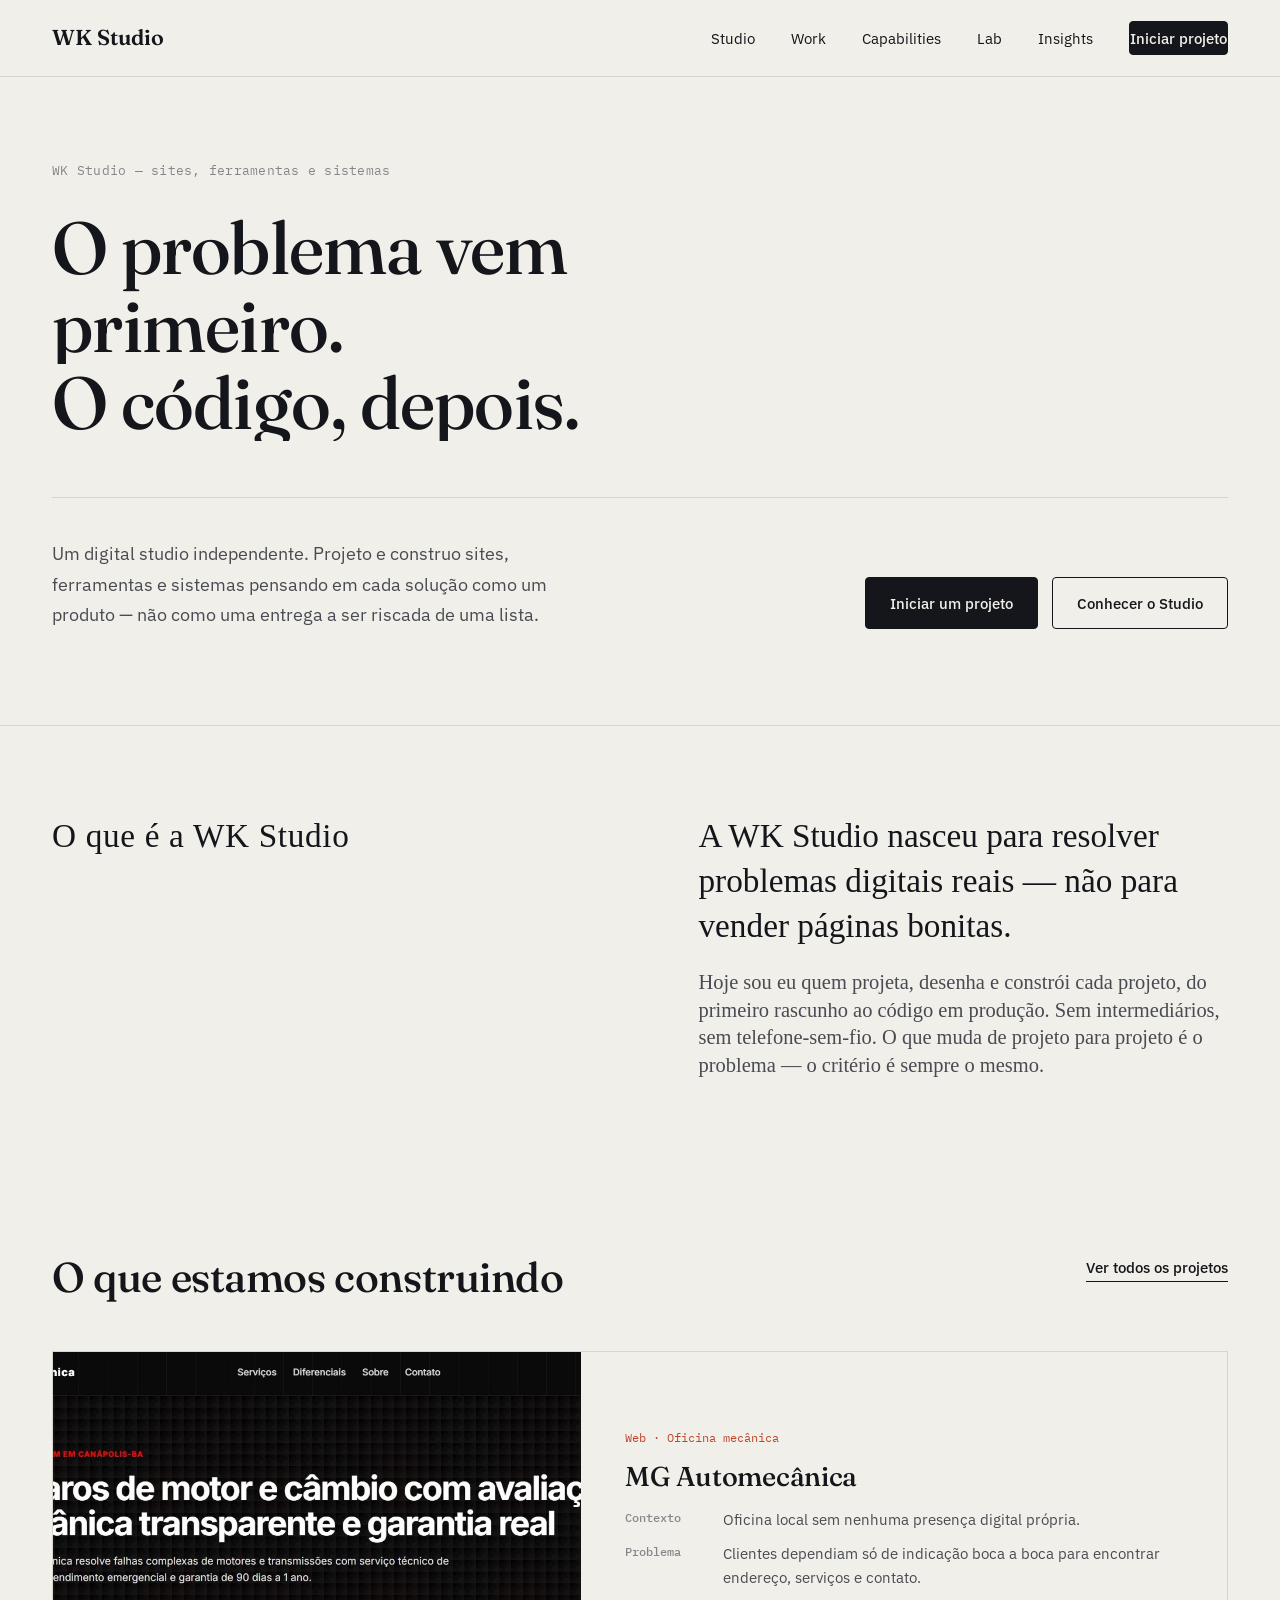
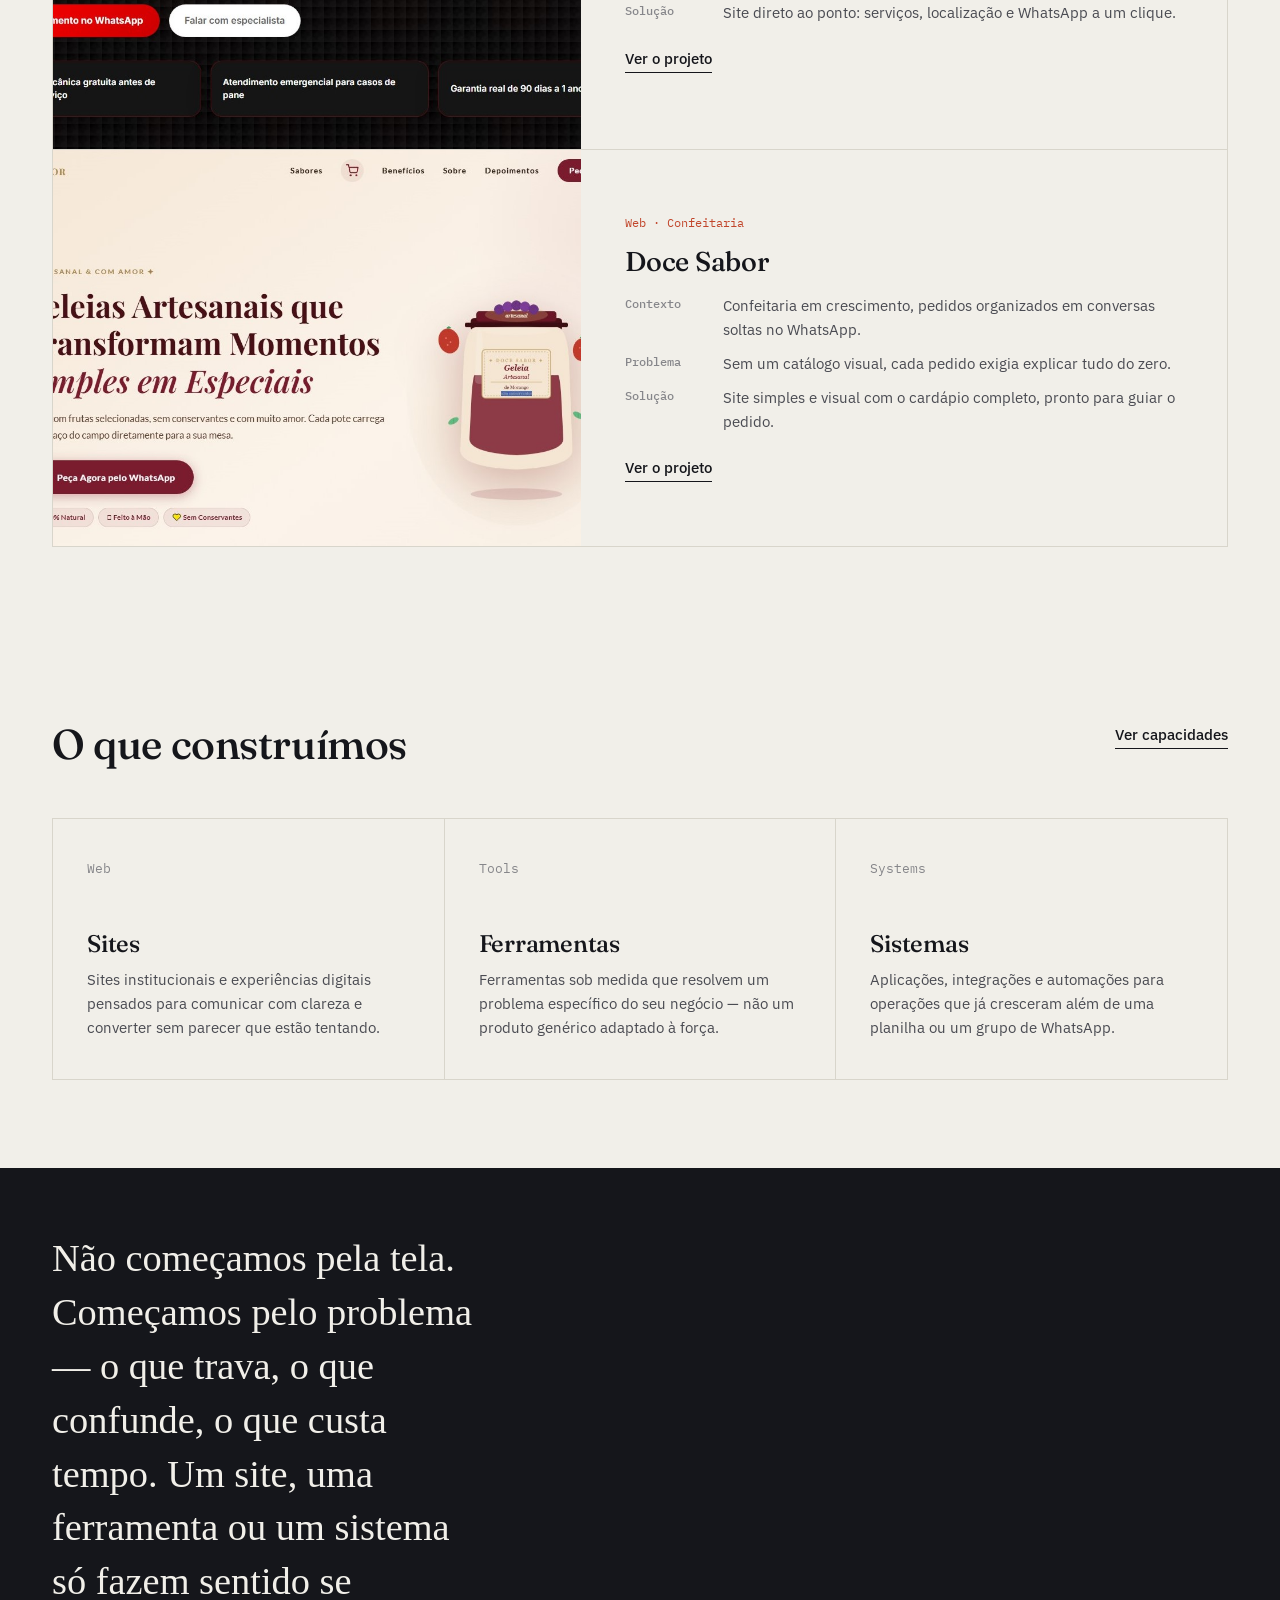
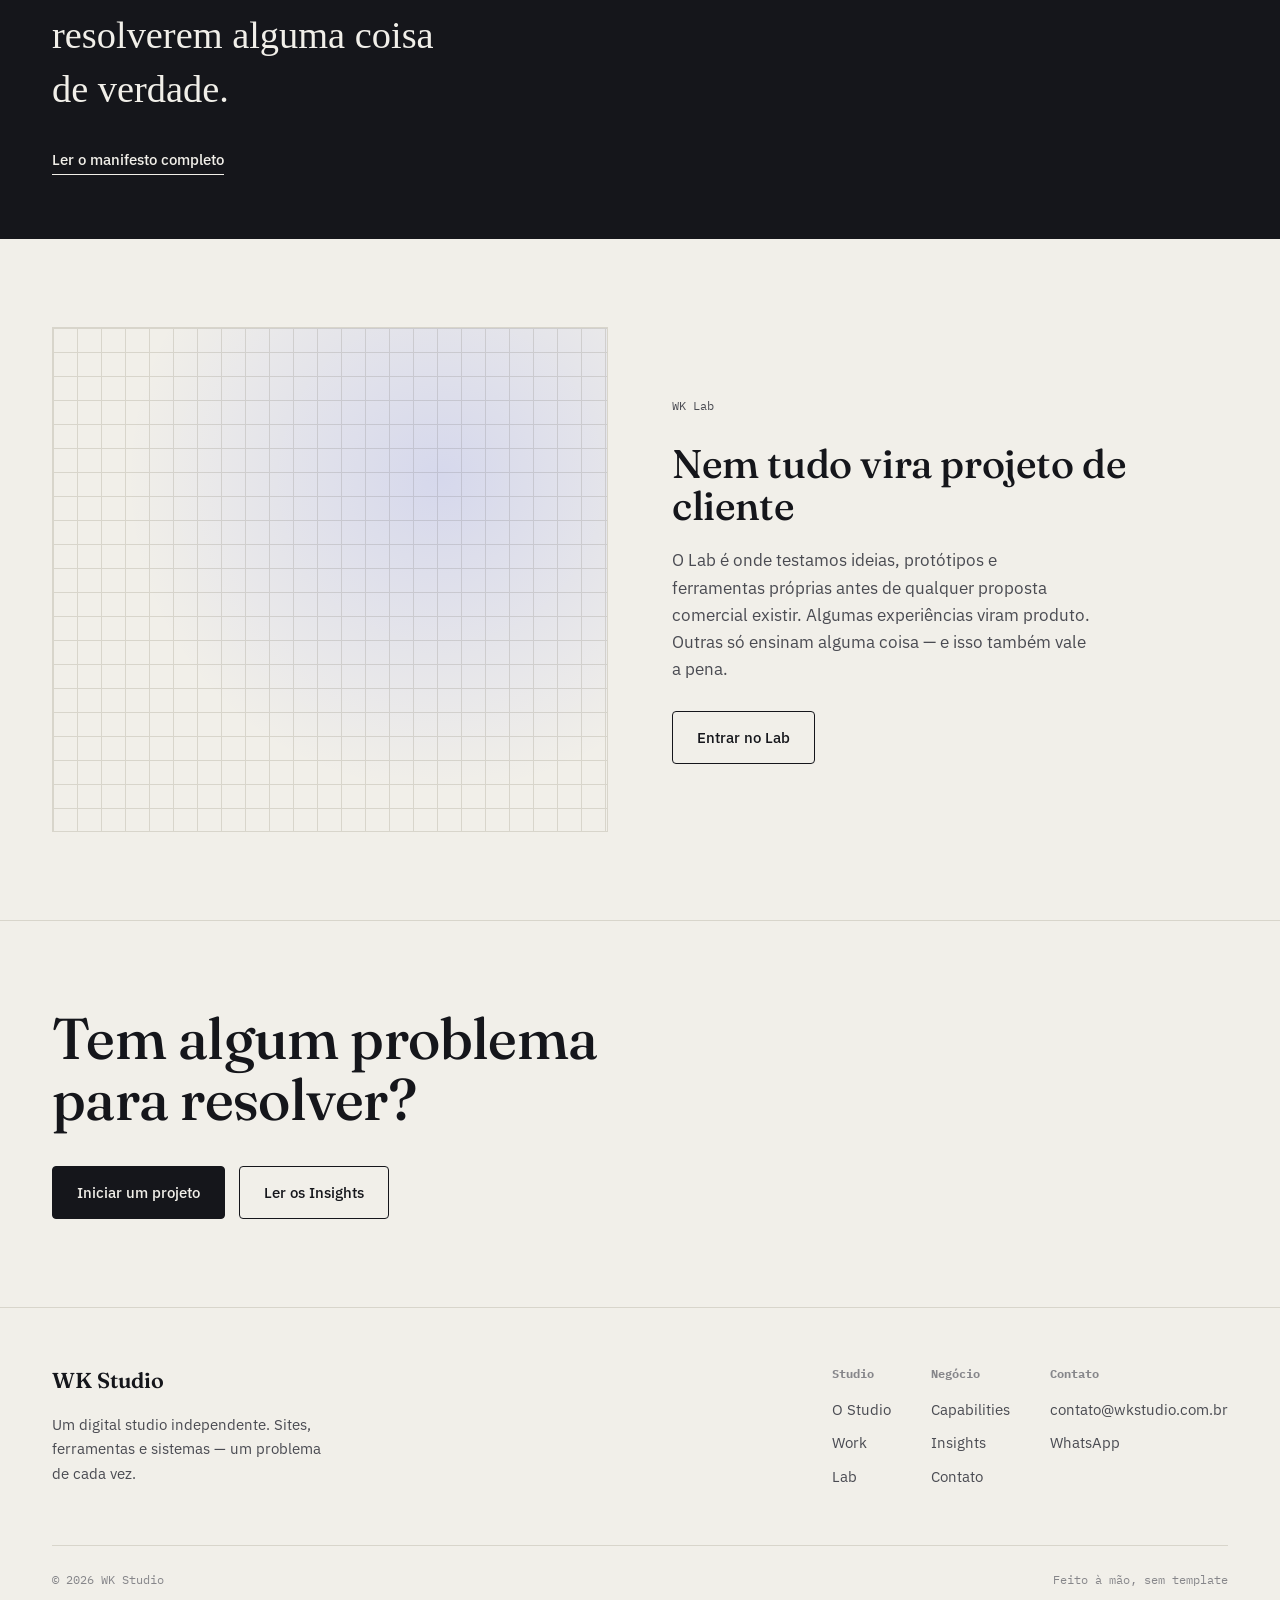
<file: index.html>
<!DOCTYPE html>
<html lang="pt-BR">
<head>
<meta charset="UTF-8">
<meta name="viewport" content="width=device-width, initial-scale=1.0">
<title>WK Studio — Digital Studio</title>
<meta name="description" content="WK Studio é um digital studio independente. Projetamos e construímos sites, ferramentas e sistemas — pensando em cada solução como um produto, não como uma entrega.">

<meta property="og:title" content="WK Studio — Digital Studio">
<meta property="og:description" content="Projetamos e construímos sites, ferramentas e sistemas. Um problema de cada vez.">
<meta property="og:type" content="website">

<link rel="preconnect" href="https://fonts.googleapis.com">
<link rel="preconnect" href="https://fonts.gstatic.com" crossorigin>
<link href="https://fonts.googleapis.com/css2?family=Fraunces:ital,opsz,wght@0,9..144,400;0,9..144,500;0,9..144,600;1,9..144,500&family=IBM+Plex+Sans:wght@400;500;600&family=IBM+Plex+Mono:wght@400;500&display=swap" rel="stylesheet">

<link rel="stylesheet" href="style.css">
</head>
<body>

<header class="site-header">
  <div class="wrap">
    <a href="index.html" class="logo">WK Studio</a>
    <nav class="nav-links">
      <a href="studio.html">Studio</a>
      <a href="work.html">Work</a>
      <a href="capabilities.html">Capabilities</a>
      <a href="lab.html">Lab</a>
      <a href="insights.html">Insights</a>
      <a href="contact.html" class="btn btn-primary">Iniciar projeto</a>
    </nav>
    <button class="menu-toggle" aria-label="Abrir menu">Menu</button>
  </div>
</header>

<main>

  <!-- HERO -->
  <section class="hero">
    <div class="wrap">
      <p class="eyebrow">WK Studio — sites, ferramentas e sistemas</p>
      <h1>
        <span class="reveal-line"><span>O problema vem primeiro.</span></span>
        <span class="reveal-line"><span>O código, depois.</span></span>
      </h1>
      <div class="hero-foot">
        <p class="lede">Um digital studio independente. Projeto e construo sites, ferramentas e sistemas pensando em cada solução como um produto — não como uma entrega a ser riscada de uma lista.</p>
        <div class="actions">
          <a href="contact.html" class="btn btn-primary">Iniciar um projeto</a>
          <a href="studio.html" class="btn btn-ghost">Conhecer o Studio</a>
        </div>
      </div>
    </div>
  </section>

  <!-- O QUE É -->
  <section class="intro">
    <div class="wrap grid-2">
      <div>
        <p class="eyebrow" style="margin-bottom:20px;">O que é a WK Studio</p>
      </div>
      <div>
        <p>A WK Studio nasceu para resolver problemas digitais reais — não para vender páginas bonitas.</p>
        <p>Hoje sou eu quem projeta, desenha e constrói cada projeto, do primeiro rascunho ao código em produção. Sem intermediários, sem telefone-sem-fio. O que muda de projeto para projeto é o problema — o critério é sempre o mesmo.</p>
      </div>
    </div>
  </section>

  <!-- WORK -->
  <section id="work">
    <div class="wrap">
      <div class="section-head">
        <h2>O que estamos construindo</h2>
        <a href="work.html" class="work-link">Ver todos os projetos</a>
      </div>

      <div class="work-list">
        <article class="work-card">
          <figure><img src="assets/mg-automecanica-card.jpg" alt="Site desenvolvido para a MG Automecânica"></figure>
          <div class="work-body">
            <p class="work-tag">Web · Oficina mecânica</p>
            <h3>MG Automecânica</h3>
            <div class="work-steps">
              <div><b>Contexto</b><span>Oficina local sem nenhuma presença digital própria.</span></div>
              <div><b>Problema</b><span>Clientes dependiam só de indicação boca a boca para encontrar endereço, serviços e contato.</span></div>
              <div><b>Solução</b><span>Site direto ao ponto: serviços, localização e WhatsApp a um clique.</span></div>
            </div>
            <a href="work.html" class="work-link">Ver o projeto</a>
          </div>
        </article>

        <article class="work-card">
          <figure><img src="assets/doce-sabor-card.jpg" alt="Site desenvolvido para a Doce Sabor"></figure>
          <div class="work-body">
            <p class="work-tag">Web · Confeitaria</p>
            <h3>Doce Sabor</h3>
            <div class="work-steps">
              <div><b>Contexto</b><span>Confeitaria em crescimento, pedidos organizados em conversas soltas no WhatsApp.</span></div>
              <div><b>Problema</b><span>Sem um catálogo visual, cada pedido exigia explicar tudo do zero.</span></div>
              <div><b>Solução</b><span>Site simples e visual com o cardápio completo, pronto para guiar o pedido.</span></div>
            </div>
            <a href="work.html" class="work-link">Ver o projeto</a>
          </div>
        </article>
      </div>
    </div>
  </section>

  <!-- CAPABILITIES -->
  <section id="capabilities">
    <div class="wrap">
      <div class="section-head">
        <h2>O que construímos</h2>
        <a href="capabilities.html" class="work-link">Ver capacidades</a>
      </div>

      <div class="cap-grid">
        <div class="cap-card">
          <span class="cap-num">Web</span>
          <div>
            <h3>Sites</h3>
            <p>Sites institucionais e experiências digitais pensados para comunicar com clareza e converter sem parecer que estão tentando.</p>
          </div>
        </div>
        <div class="cap-card">
          <span class="cap-num">Tools</span>
          <div>
            <h3>Ferramentas</h3>
            <p>Ferramentas sob medida que resolvem um problema específico do seu negócio — não um produto genérico adaptado à força.</p>
          </div>
        </div>
        <div class="cap-card">
          <span class="cap-num">Systems</span>
          <div>
            <h3>Sistemas</h3>
            <p>Aplicações, integrações e automações para operações que já cresceram além de uma planilha ou um grupo de WhatsApp.</p>
          </div>
        </div>
      </div>
    </div>
  </section>

  <!-- MANIFESTO STRIP -->
  <section class="manifesto tight">
    <div class="wrap">
      <p>Não começamos pela tela. Começamos pelo problema — o que trava, o que confunde, o que custa tempo. Um site, uma ferramenta ou um sistema só fazem sentido se resolverem alguma coisa de verdade.</p>
      <a href="studio.html" class="work-link">Ler o manifesto completo</a>
    </div>
  </section>

  <!-- LAB -->
  <section id="lab">
    <div class="wrap lab">
      <div class="lab-visual" aria-hidden="true"></div>
      <div>
        <p class="lab-tag">WK Lab</p>
        <h2>Nem tudo vira projeto de cliente</h2>
        <p>O Lab é onde testamos ideias, protótipos e ferramentas próprias antes de qualquer proposta comercial existir. Algumas experiências viram produto. Outras só ensinam alguma coisa — e isso também vale a pena.</p>
        <a href="lab.html" class="btn btn-ghost">Entrar no Lab</a>
      </div>
    </div>
  </section>

  <!-- CTA FINAL -->
  <section class="cta-final">
    <div class="wrap">
      <h2>Tem algum problema para resolver?</h2>
      <div class="actions">
        <a href="contact.html" class="btn btn-primary">Iniciar um projeto</a>
        <a href="insights.html" class="btn btn-ghost">Ler os Insights</a>
      </div>
    </div>
  </section>

</main>

<footer>
  <div class="wrap">
    <div class="footer-top">
      <div>
        <p class="logo" style="margin-bottom:14px;">WK Studio</p>
        <p style="color:var(--ink-soft); max-width:32ch; font-size:0.95rem;">Um digital studio independente. Sites, ferramentas e sistemas — um problema de cada vez.</p>
      </div>
      <div class="footer-nav">
        <div class="footer-col">
          <h4>Studio</h4>
          <a href="studio.html">O Studio</a>
          <a href="work.html">Work</a>
          <a href="lab.html">Lab</a>
        </div>
        <div class="footer-col">
          <h4>Negócio</h4>
          <a href="capabilities.html">Capabilities</a>
          <a href="insights.html">Insights</a>
          <a href="contact.html">Contato</a>
        </div>
        <div class="footer-col">
          <h4>Contato</h4>
          <span>contato@wkstudio.com.br</span>
          <a href="#">WhatsApp</a>
        </div>
      </div>
    </div>
    <div class="rule"></div>
    <div class="footer-bottom" style="margin-top:24px;">
      <span>© 2026 WK Studio</span>
      <span>Feito à mão, sem template</span>
    </div>
  </div>
</footer>

<script src="script.js"></script>
</body>
</html>
</file>
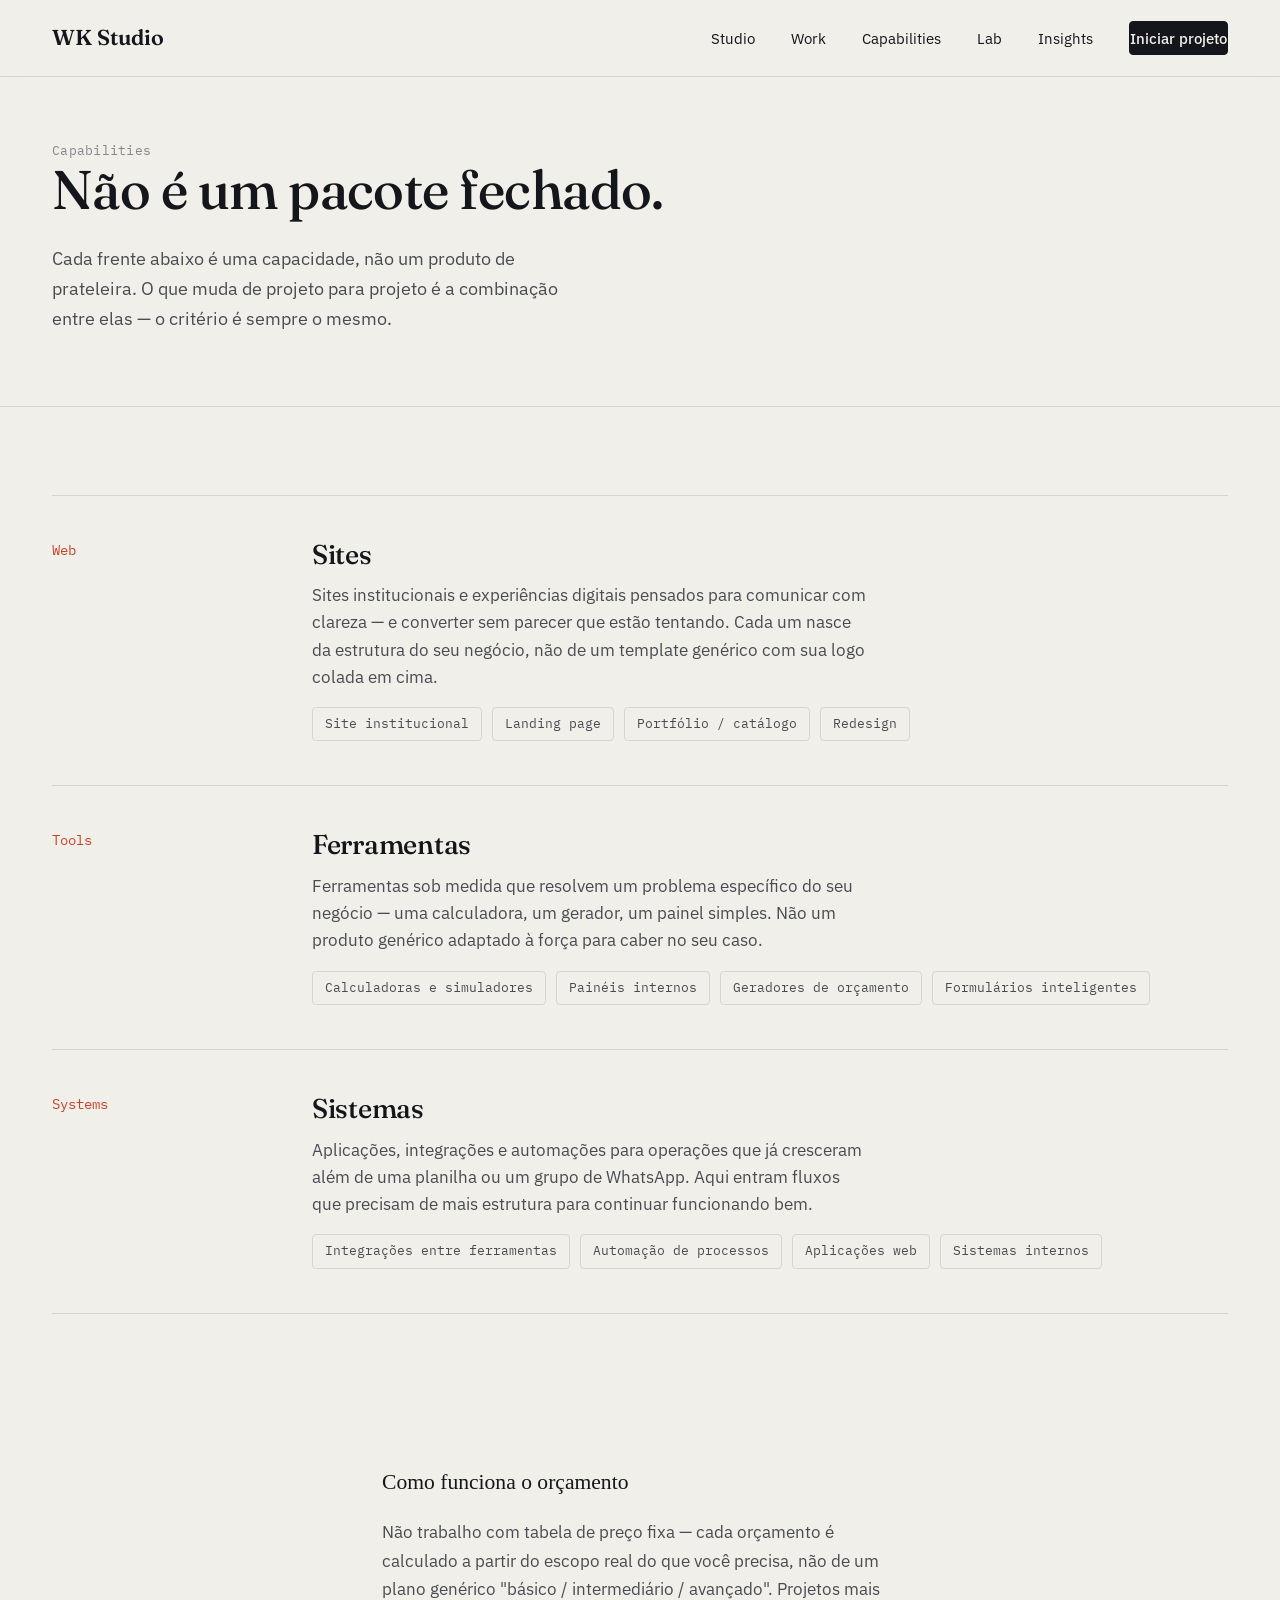
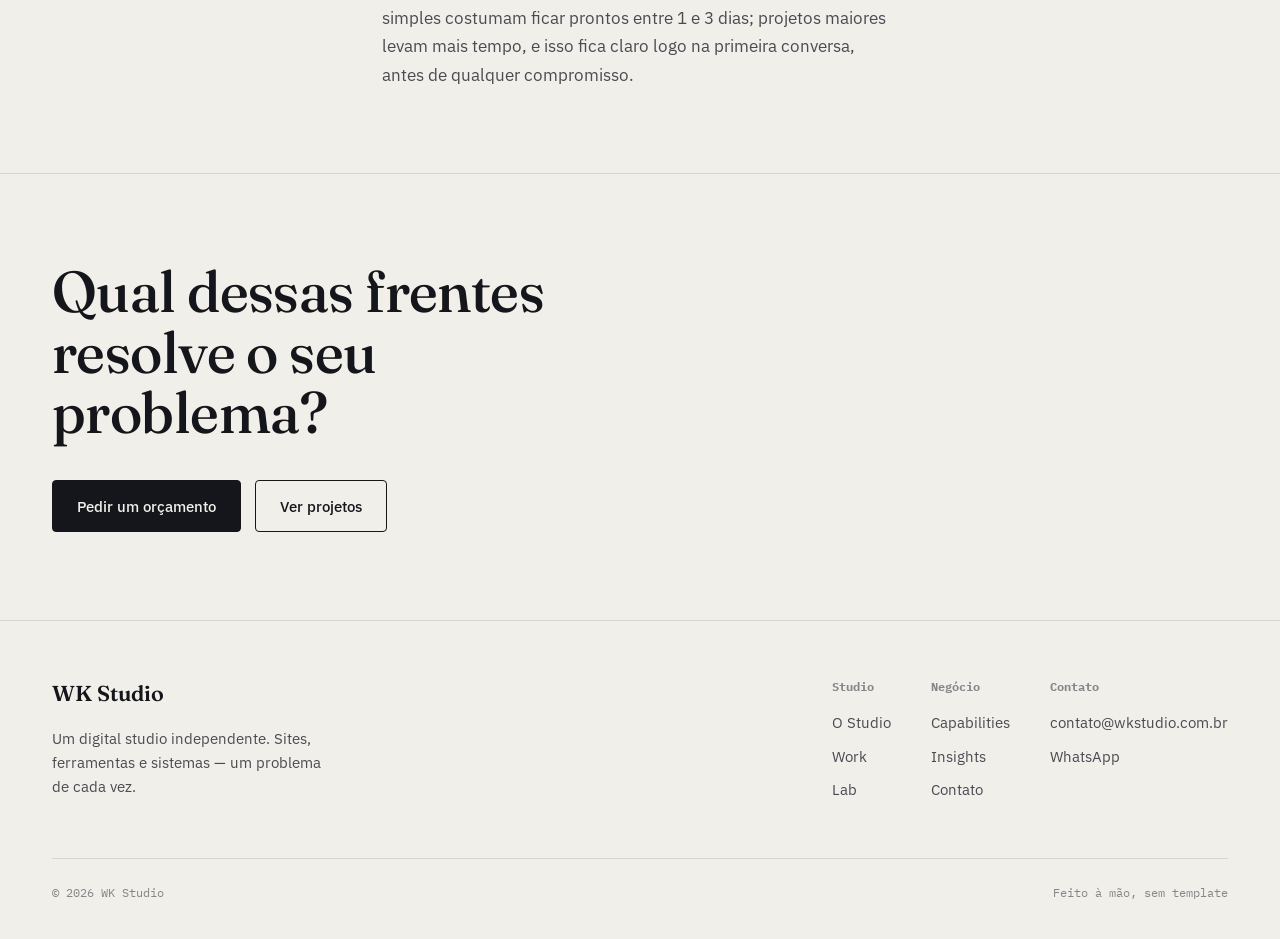
<file: capabilities.html>
<!DOCTYPE html>
<html lang="pt-BR">
<head>
<meta charset="UTF-8">
<meta name="viewport" content="width=device-width, initial-scale=1.0">
<title>Capabilities — WK Studio</title>
<meta name="description" content="O que a WK Studio constrói: sites, ferramentas e sistemas. E como funciona o orçamento de cada projeto.">
<link rel="preconnect" href="https://fonts.googleapis.com">
<link rel="preconnect" href="https://fonts.gstatic.com" crossorigin>
<link href="https://fonts.googleapis.com/css2?family=Fraunces:ital,opsz,wght@0,9..144,400;0,9..144,500;0,9..144,600;1,9..144,500&family=IBM+Plex+Sans:wght@400;500;600&family=IBM+Plex+Mono:wght@400;500&display=swap" rel="stylesheet">
<link rel="stylesheet" href="style.css">
</head>
<body>

<header class="site-header">
  <div class="wrap">
    <a href="index.html" class="logo">WK Studio</a>
    <nav class="nav-links">
      <a href="studio.html">Studio</a>
      <a href="work.html">Work</a>
      <a href="capabilities.html">Capabilities</a>
      <a href="lab.html">Lab</a>
      <a href="insights.html">Insights</a>
      <a href="contact.html" class="btn btn-primary">Iniciar projeto</a>
    </nav>
    <button class="menu-toggle" aria-label="Abrir menu">Menu</button>
  </div>
</header>

<main>

  <section class="page-hero">
    <div class="wrap">
      <p class="eyebrow">Capabilities</p>
      <h1>Não é um pacote fechado.</h1>
      <p class="lede">Cada frente abaixo é uma capacidade, não um produto de prateleira. O que muda de projeto para projeto é a combinação entre elas — o critério é sempre o mesmo.</p>
    </div>
  </section>

  <section>
    <div class="wrap">
      <div class="cap-detail">
        <span class="cap-num">Web</span>
        <div>
          <h3>Sites</h3>
          <p>Sites institucionais e experiências digitais pensados para comunicar com clareza — e converter sem parecer que estão tentando. Cada um nasce da estrutura do seu negócio, não de um template genérico com sua logo colada em cima.</p>
          <ul>
            <li>Site institucional</li>
            <li>Landing page</li>
            <li>Portfólio / catálogo</li>
            <li>Redesign</li>
          </ul>
        </div>
      </div>

      <div class="cap-detail">
        <span class="cap-num">Tools</span>
        <div>
          <h3>Ferramentas</h3>
          <p>Ferramentas sob medida que resolvem um problema específico do seu negócio — uma calculadora, um gerador, um painel simples. Não um produto genérico adaptado à força para caber no seu caso.</p>
          <ul>
            <li>Calculadoras e simuladores</li>
            <li>Painéis internos</li>
            <li>Geradores de orçamento</li>
            <li>Formulários inteligentes</li>
          </ul>
        </div>
      </div>

      <div class="cap-detail">
        <span class="cap-num">Systems</span>
        <div>
          <h3>Sistemas</h3>
          <p>Aplicações, integrações e automações para operações que já cresceram além de uma planilha ou um grupo de WhatsApp. Aqui entram fluxos que precisam de mais estrutura para continuar funcionando bem.</p>
          <ul>
            <li>Integrações entre ferramentas</li>
            <li>Automação de processos</li>
            <li>Aplicações web</li>
            <li>Sistemas internos</li>
          </ul>
        </div>
      </div>
    </div>
  </section>

  <section class="tight">
    <div class="wrap prose" style="max-width:58ch;">
      <p>Como funciona o orçamento</p>
      <p>Não trabalho com tabela de preço fixa — cada orçamento é calculado a partir do escopo real do que você precisa, não de um plano genérico "básico / intermediário / avançado". Projetos mais simples costumam ficar prontos entre 1 e 3 dias; projetos maiores levam mais tempo, e isso fica claro logo na primeira conversa, antes de qualquer compromisso.</p>
    </div>
  </section>

  <section class="cta-final">
    <div class="wrap">
      <h2>Qual dessas frentes resolve o seu problema?</h2>
      <div class="actions">
        <a href="contact.html" class="btn btn-primary">Pedir um orçamento</a>
        <a href="work.html" class="btn btn-ghost">Ver projetos</a>
      </div>
    </div>
  </section>

</main>

<footer>
  <div class="wrap">
    <div class="footer-top">
      <div>
        <p class="logo" style="margin-bottom:14px;">WK Studio</p>
        <p style="color:var(--ink-soft); max-width:32ch; font-size:0.95rem;">Um digital studio independente. Sites, ferramentas e sistemas — um problema de cada vez.</p>
      </div>
      <div class="footer-nav">
        <div class="footer-col">
          <h4>Studio</h4>
          <a href="studio.html">O Studio</a>
          <a href="work.html">Work</a>
          <a href="lab.html">Lab</a>
        </div>
        <div class="footer-col">
          <h4>Negócio</h4>
          <a href="capabilities.html">Capabilities</a>
          <a href="insights.html">Insights</a>
          <a href="contact.html">Contato</a>
        </div>
        <div class="footer-col">
          <h4>Contato</h4>
          <span>contato@wkstudio.com.br</span>
          <a href="#">WhatsApp</a>
        </div>
      </div>
    </div>
    <div class="rule"></div>
    <div class="footer-bottom" style="margin-top:24px;">
      <span>© 2026 WK Studio</span>
      <span>Feito à mão, sem template</span>
    </div>
  </div>
</footer>

<script src="script.js"></script>
</body>
</html>
</file>
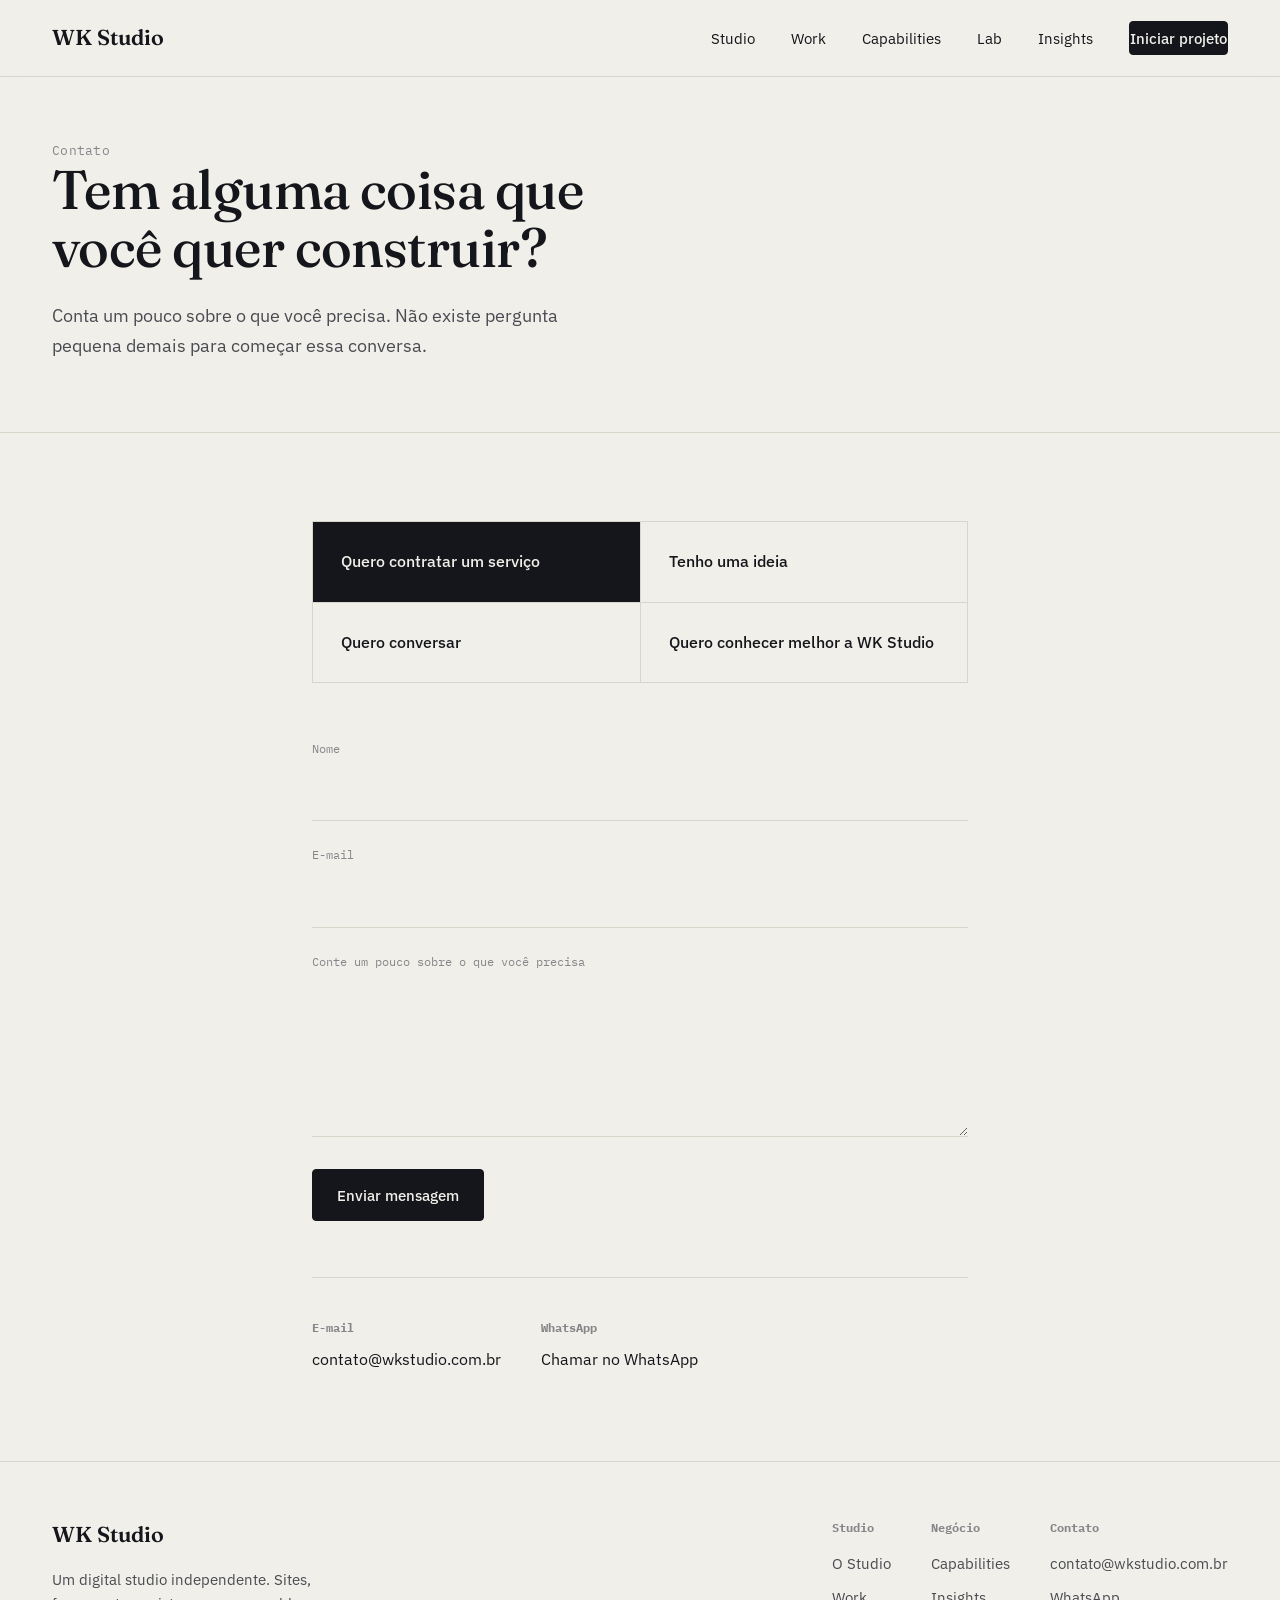
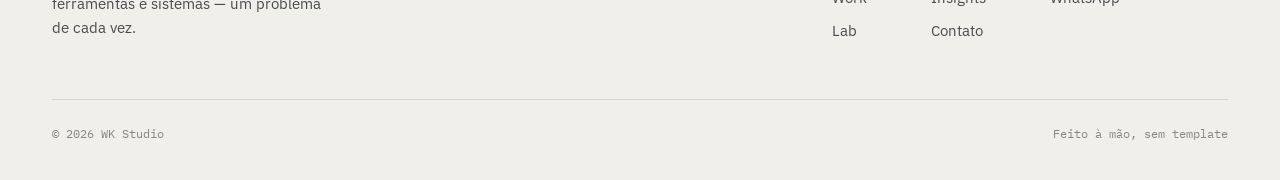
<file: contact.html>
<!DOCTYPE html>
<html lang="pt-BR">
<head>
<meta charset="UTF-8">
<meta name="viewport" content="width=device-width, initial-scale=1.0">
<title>Contato — WK Studio</title>
<meta name="description" content="Tem alguma coisa que você quer construir? Fale com a WK Studio.">
<link rel="preconnect" href="https://fonts.googleapis.com">
<link rel="preconnect" href="https://fonts.gstatic.com" crossorigin>
<link href="https://fonts.googleapis.com/css2?family=Fraunces:ital,opsz,wght@0,9..144,400;0,9..144,500;0,9..144,600;1,9..144,500&family=IBM+Plex+Sans:wght@400;500;600&family=IBM+Plex+Mono:wght@400;500&display=swap" rel="stylesheet">
<link rel="stylesheet" href="style.css">
</head>
<body>

<header class="site-header">
  <div class="wrap">
    <a href="index.html" class="logo">WK Studio</a>
    <nav class="nav-links">
      <a href="studio.html">Studio</a>
      <a href="work.html">Work</a>
      <a href="capabilities.html">Capabilities</a>
      <a href="lab.html">Lab</a>
      <a href="insights.html">Insights</a>
      <a href="contact.html" class="btn btn-primary">Iniciar projeto</a>
    </nav>
    <button class="menu-toggle" aria-label="Abrir menu">Menu</button>
  </div>
</header>

<main>

  <section class="page-hero">
    <div class="wrap">
      <p class="eyebrow">Contato</p>
      <h1>Tem alguma coisa que você quer construir?</h1>
      <p class="lede">Conta um pouco sobre o que você precisa. Não existe pergunta pequena demais para começar essa conversa.</p>
    </div>
  </section>

  <section>
    <div class="wrap" style="max-width:720px;">

      <form id="contact-form">
        <div class="intent-grid" role="radiogroup" aria-label="O que você está buscando">
          <label class="intent-card">
            <input type="radio" name="intent" value="Quero contratar um serviço" checked>
            <span>Quero contratar um serviço</span>
          </label>
          <label class="intent-card">
            <input type="radio" name="intent" value="Tenho uma ideia">
            <span>Tenho uma ideia</span>
          </label>
          <label class="intent-card">
            <input type="radio" name="intent" value="Quero conversar">
            <span>Quero conversar</span>
          </label>
          <label class="intent-card">
            <input type="radio" name="intent" value="Quero conhecer melhor a WK Studio">
            <span>Quero conhecer melhor a WK Studio</span>
          </label>
        </div>

        <div class="form-field">
          <label for="name">Nome</label>
          <input type="text" id="name" name="name" required>
        </div>
        <div class="form-field">
          <label for="email">E-mail</label>
          <input type="email" id="email" name="email" required>
        </div>
        <div class="form-field">
          <label for="message">Conte um pouco sobre o que você precisa</label>
          <textarea id="message" name="message" rows="5" required></textarea>
        </div>

        <button type="submit" class="btn btn-primary">Enviar mensagem</button>
      </form>

      <div class="contact-direct">
        <div>
          <h4>E-mail</h4>
          <a href="mailto:contato@wkstudio.com.br">contato@wkstudio.com.br</a>
        </div>
        <div>
          <h4>WhatsApp</h4>
          <a href="#">Chamar no WhatsApp</a>
        </div>
      </div>
    </div>
  </section>

</main>

<footer>
  <div class="wrap">
    <div class="footer-top">
      <div>
        <p class="logo" style="margin-bottom:14px;">WK Studio</p>
        <p style="color:var(--ink-soft); max-width:32ch; font-size:0.95rem;">Um digital studio independente. Sites, ferramentas e sistemas — um problema de cada vez.</p>
      </div>
      <div class="footer-nav">
        <div class="footer-col">
          <h4>Studio</h4>
          <a href="studio.html">O Studio</a>
          <a href="work.html">Work</a>
          <a href="lab.html">Lab</a>
        </div>
        <div class="footer-col">
          <h4>Negócio</h4>
          <a href="capabilities.html">Capabilities</a>
          <a href="insights.html">Insights</a>
          <a href="contact.html">Contato</a>
        </div>
        <div class="footer-col">
          <h4>Contato</h4>
          <span>contato@wkstudio.com.br</span>
          <a href="#">WhatsApp</a>
        </div>
      </div>
    </div>
    <div class="rule"></div>
    <div class="footer-bottom" style="margin-top:24px;">
      <span>© 2026 WK Studio</span>
      <span>Feito à mão, sem template</span>
    </div>
  </div>
</footer>

<script src="script.js"></script>
</body>
</html>
</file>
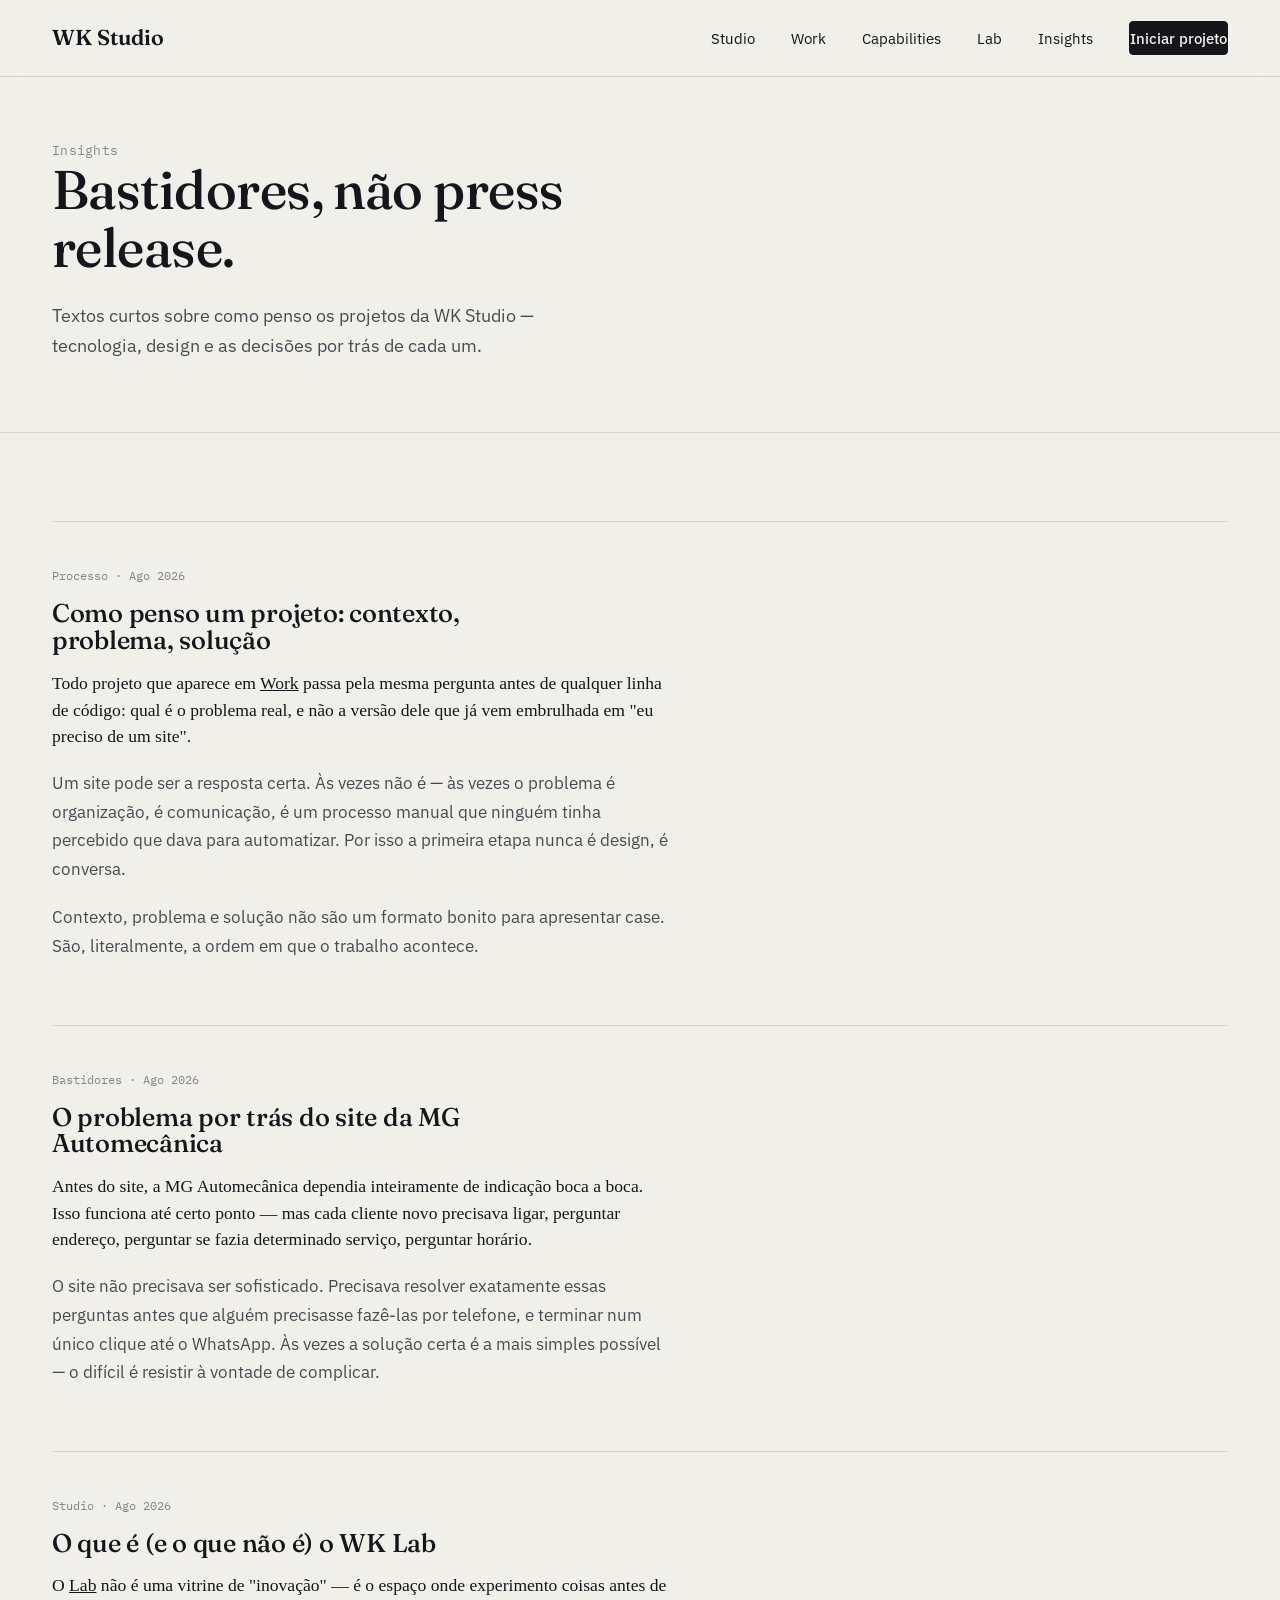
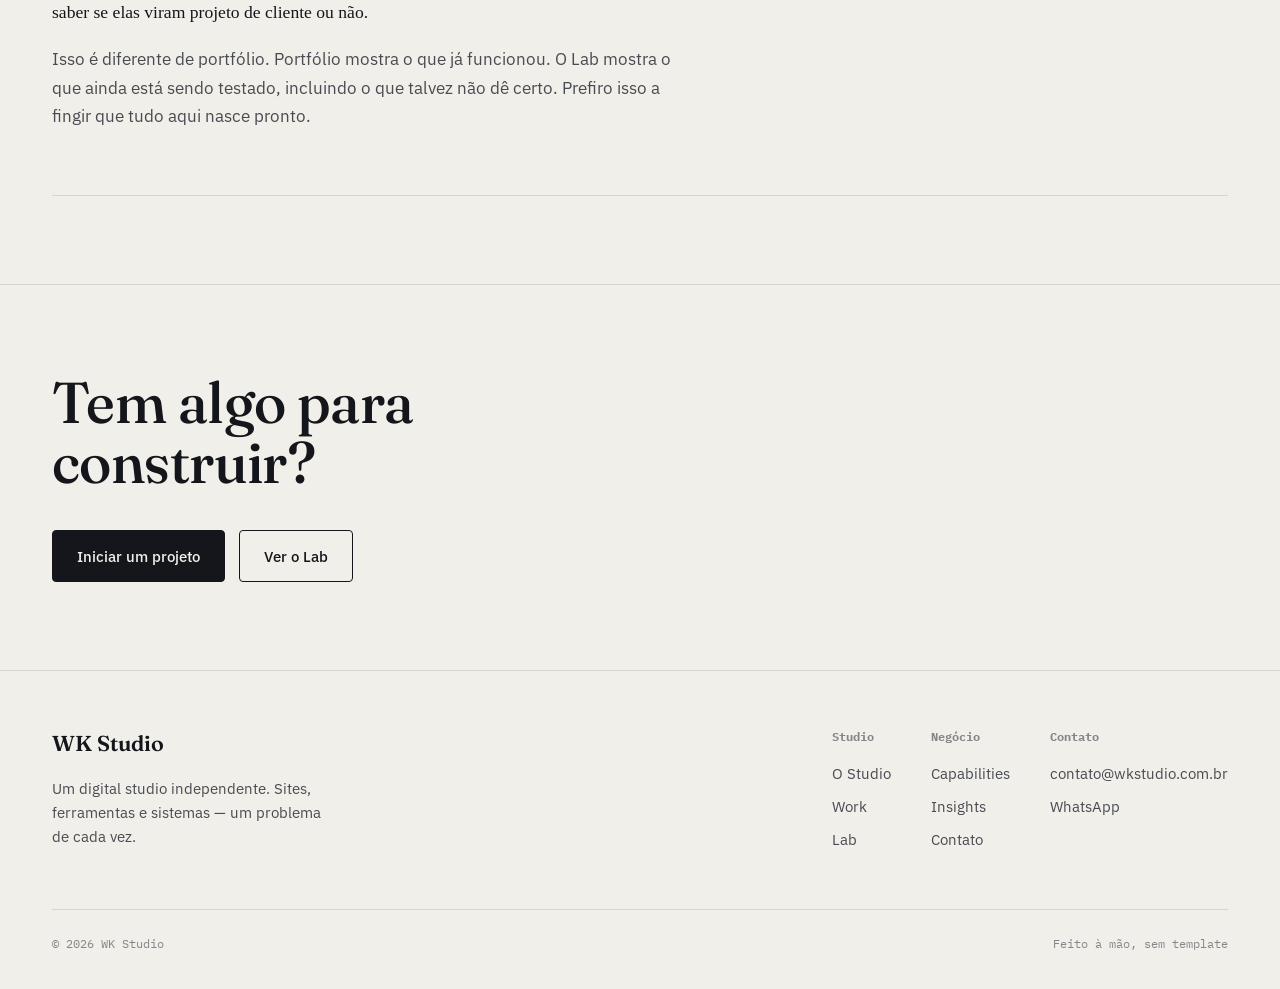
<file: insights.html>
<!DOCTYPE html>
<html lang="pt-BR">
<head>
<meta charset="UTF-8">
<meta name="viewport" content="width=device-width, initial-scale=1.0">
<title>Insights — WK Studio</title>
<meta name="description" content="Textos da WK Studio sobre tecnologia, design e como pensamos os projetos que construímos.">
<link rel="preconnect" href="https://fonts.googleapis.com">
<link rel="preconnect" href="https://fonts.gstatic.com" crossorigin>
<link href="https://fonts.googleapis.com/css2?family=Fraunces:ital,opsz,wght@0,9..144,400;0,9..144,500;0,9..144,600;1,9..144,500&family=IBM+Plex+Sans:wght@400;500;600&family=IBM+Plex+Mono:wght@400;500&display=swap" rel="stylesheet">
<link rel="stylesheet" href="style.css">
</head>
<body>

<header class="site-header">
  <div class="wrap">
    <a href="index.html" class="logo">WK Studio</a>
    <nav class="nav-links">
      <a href="studio.html">Studio</a>
      <a href="work.html">Work</a>
      <a href="capabilities.html">Capabilities</a>
      <a href="lab.html">Lab</a>
      <a href="insights.html">Insights</a>
      <a href="contact.html" class="btn btn-primary">Iniciar projeto</a>
    </nav>
    <button class="menu-toggle" aria-label="Abrir menu">Menu</button>
  </div>
</header>

<main>

  <section class="page-hero">
    <div class="wrap">
      <p class="eyebrow">Insights</p>
      <h1>Bastidores, não press release.</h1>
      <p class="lede">Textos curtos sobre como penso os projetos da WK Studio — tecnologia, design e as decisões por trás de cada um.</p>
    </div>
  </section>

  <section>
    <div class="wrap">

      <article class="article">
        <p class="article-meta">Processo · Ago 2026</p>
        <h2>Como penso um projeto: contexto, problema, solução</h2>
        <div class="prose">
          <p>Todo projeto que aparece em <a href="work.html" style="text-decoration:underline;">Work</a> passa pela mesma pergunta antes de qualquer linha de código: qual é o problema real, e não a versão dele que já vem embrulhada em "eu preciso de um site".</p>
          <p>Um site pode ser a resposta certa. Às vezes não é — às vezes o problema é organização, é comunicação, é um processo manual que ninguém tinha percebido que dava para automatizar. Por isso a primeira etapa nunca é design, é conversa.</p>
          <p>Contexto, problema e solução não são um formato bonito para apresentar case. São, literalmente, a ordem em que o trabalho acontece.</p>
        </div>
      </article>

      <article class="article">
        <p class="article-meta">Bastidores · Ago 2026</p>
        <h2>O problema por trás do site da MG Automecânica</h2>
        <div class="prose">
          <p>Antes do site, a MG Automecânica dependia inteiramente de indicação boca a boca. Isso funciona até certo ponto — mas cada cliente novo precisava ligar, perguntar endereço, perguntar se fazia determinado serviço, perguntar horário.</p>
          <p>O site não precisava ser sofisticado. Precisava resolver exatamente essas perguntas antes que alguém precisasse fazê-las por telefone, e terminar num único clique até o WhatsApp. Às vezes a solução certa é a mais simples possível — o difícil é resistir à vontade de complicar.</p>
        </div>
      </article>

      <article class="article">
        <p class="article-meta">Studio · Ago 2026</p>
        <h2>O que é (e o que não é) o WK Lab</h2>
        <div class="prose">
          <p>O <a href="lab.html" style="text-decoration:underline;">Lab</a> não é uma vitrine de "inovação" — é o espaço onde experimento coisas antes de saber se elas viram projeto de cliente ou não.</p>
          <p>Isso é diferente de portfólio. Portfólio mostra o que já funcionou. O Lab mostra o que ainda está sendo testado, incluindo o que talvez não dê certo. Prefiro isso a fingir que tudo aqui nasce pronto.</p>
        </div>
      </article>

    </div>
  </section>

  <section class="cta-final">
    <div class="wrap">
      <h2>Tem algo para construir?</h2>
      <div class="actions">
        <a href="contact.html" class="btn btn-primary">Iniciar um projeto</a>
        <a href="lab.html" class="btn btn-ghost">Ver o Lab</a>
      </div>
    </div>
  </section>

</main>

<footer>
  <div class="wrap">
    <div class="footer-top">
      <div>
        <p class="logo" style="margin-bottom:14px;">WK Studio</p>
        <p style="color:var(--ink-soft); max-width:32ch; font-size:0.95rem;">Um digital studio independente. Sites, ferramentas e sistemas — um problema de cada vez.</p>
      </div>
      <div class="footer-nav">
        <div class="footer-col">
          <h4>Studio</h4>
          <a href="studio.html">O Studio</a>
          <a href="work.html">Work</a>
          <a href="lab.html">Lab</a>
        </div>
        <div class="footer-col">
          <h4>Negócio</h4>
          <a href="capabilities.html">Capabilities</a>
          <a href="insights.html">Insights</a>
          <a href="contact.html">Contato</a>
        </div>
        <div class="footer-col">
          <h4>Contato</h4>
          <span>contato@wkstudio.com.br</span>
          <a href="#">WhatsApp</a>
        </div>
      </div>
    </div>
    <div class="rule"></div>
    <div class="footer-bottom" style="margin-top:24px;">
      <span>© 2026 WK Studio</span>
      <span>Feito à mão, sem template</span>
    </div>
  </div>
</footer>

<script src="script.js"></script>
</body>
</html>
</file>
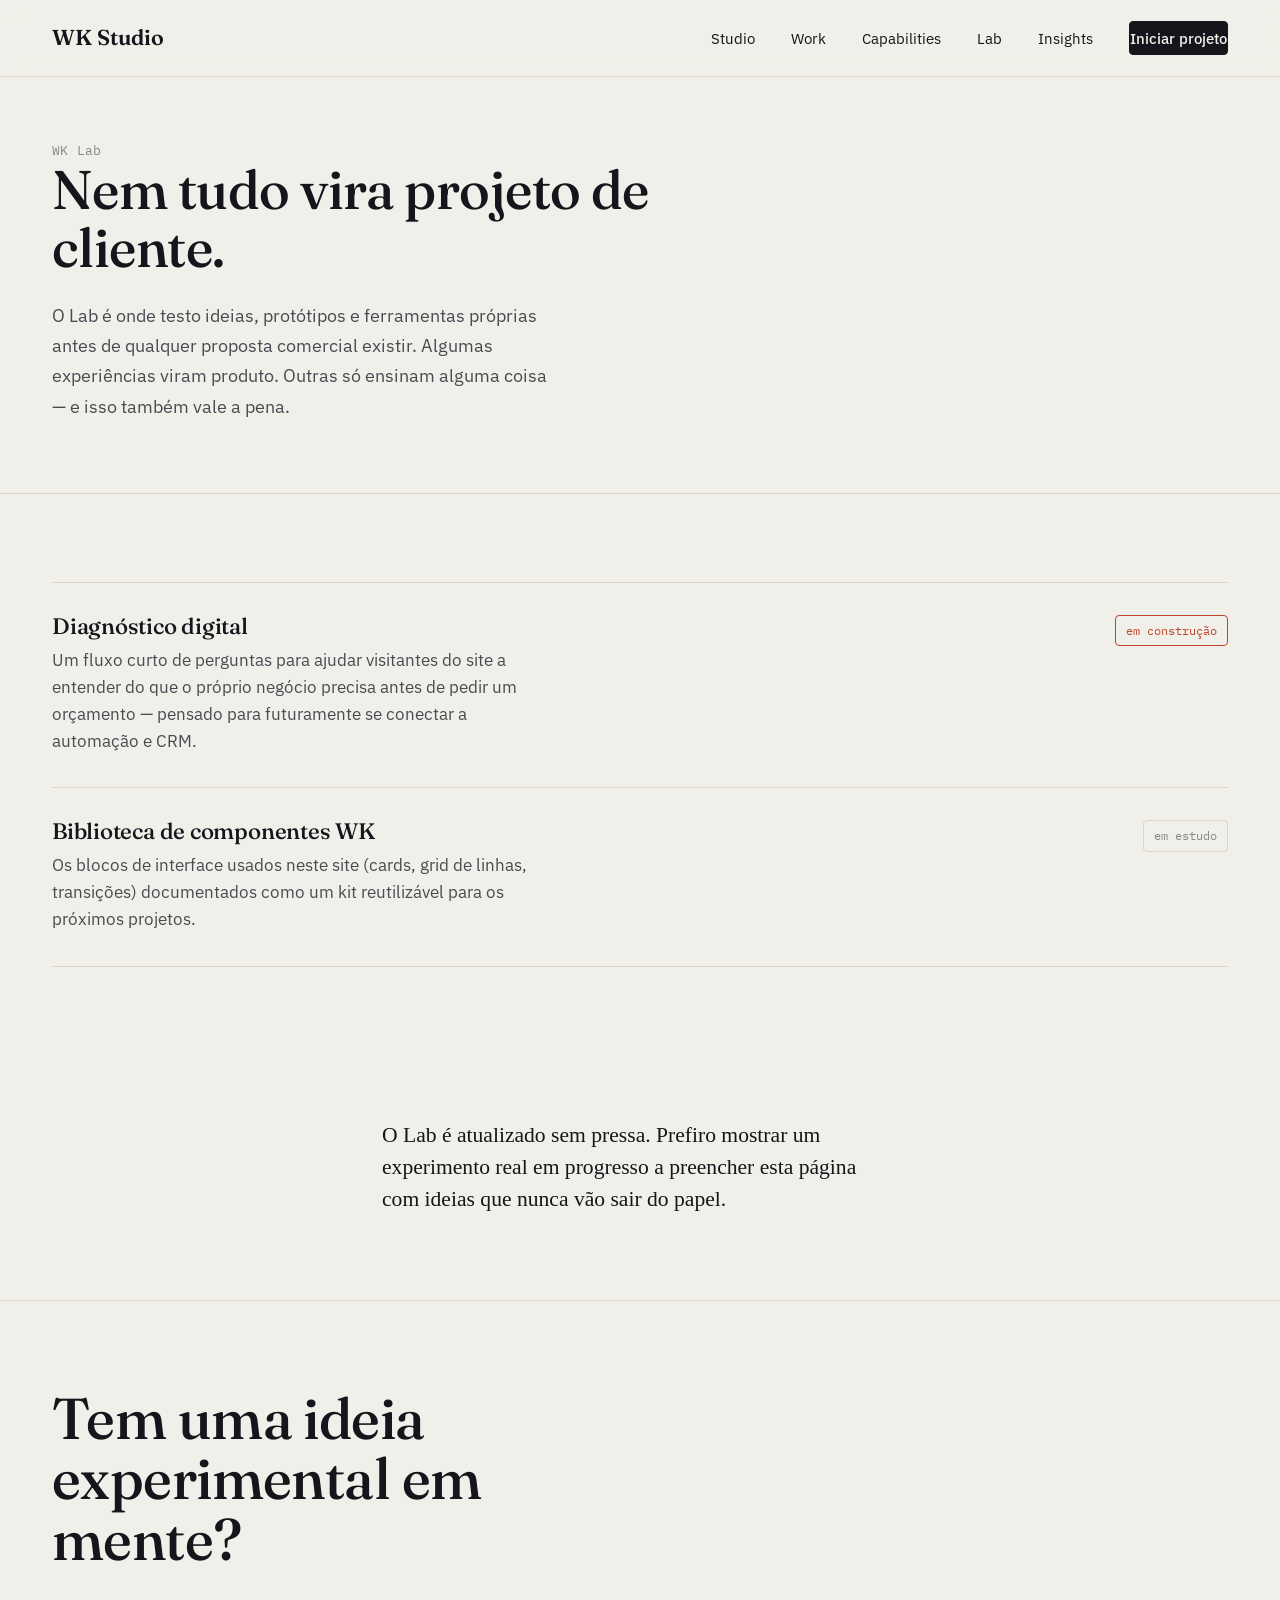
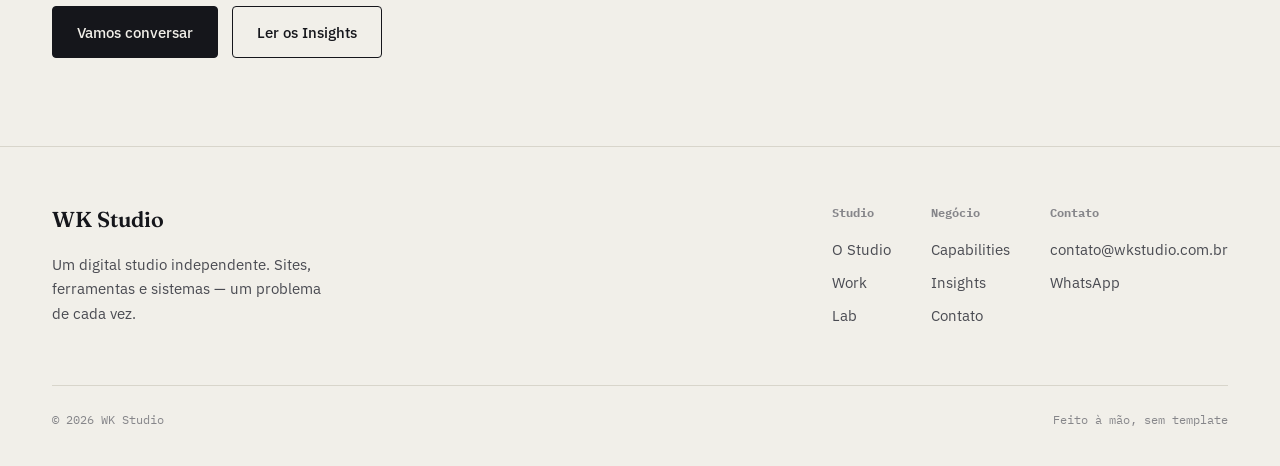
<file: lab.html>
<!DOCTYPE html>
<html lang="pt-BR">
<head>
<meta charset="UTF-8">
<meta name="viewport" content="width=device-width, initial-scale=1.0">
<title>Lab — WK Studio</title>
<meta name="description" content="WK Lab: o espaço experimental da WK Studio. Protótipos, ferramentas próprias e ideias em teste.">
<link rel="preconnect" href="https://fonts.googleapis.com">
<link rel="preconnect" href="https://fonts.gstatic.com" crossorigin>
<link href="https://fonts.googleapis.com/css2?family=Fraunces:ital,opsz,wght@0,9..144,400;0,9..144,500;0,9..144,600;1,9..144,500&family=IBM+Plex+Sans:wght@400;500;600&family=IBM+Plex+Mono:wght@400;500&display=swap" rel="stylesheet">
<link rel="stylesheet" href="style.css">
</head>
<body>

<header class="site-header">
  <div class="wrap">
    <a href="index.html" class="logo">WK Studio</a>
    <nav class="nav-links">
      <a href="studio.html">Studio</a>
      <a href="work.html">Work</a>
      <a href="capabilities.html">Capabilities</a>
      <a href="lab.html">Lab</a>
      <a href="insights.html">Insights</a>
      <a href="contact.html" class="btn btn-primary">Iniciar projeto</a>
    </nav>
    <button class="menu-toggle" aria-label="Abrir menu">Menu</button>
  </div>
</header>

<main>

  <section class="page-hero">
    <div class="wrap">
      <p class="eyebrow">WK Lab</p>
      <h1>Nem tudo vira projeto de cliente.</h1>
      <p class="lede">O Lab é onde testo ideias, protótipos e ferramentas próprias antes de qualquer proposta comercial existir. Algumas experiências viram produto. Outras só ensinam alguma coisa — e isso também vale a pena.</p>
    </div>
  </section>

  <section>
    <div class="wrap">
      <div class="lab-item">
        <div>
          <h3>Diagnóstico digital</h3>
          <p>Um fluxo curto de perguntas para ajudar visitantes do site a entender do que o próprio negócio precisa antes de pedir um orçamento — pensado para futuramente se conectar a automação e CRM.</p>
        </div>
        <span class="status-tag status-building">em construção</span>
      </div>

      <div class="lab-item">
        <div>
          <h3>Biblioteca de componentes WK</h3>
          <p>Os blocos de interface usados neste site (cards, grid de linhas, transições) documentados como um kit reutilizável para os próximos projetos.</p>
        </div>
        <span class="status-tag">em estudo</span>
      </div>
    </div>
  </section>

  <section class="tight">
    <div class="wrap prose" style="max-width:58ch;">
      <p>O Lab é atualizado sem pressa. Prefiro mostrar um experimento real em progresso a preencher esta página com ideias que nunca vão sair do papel.</p>
    </div>
  </section>

  <section class="cta-final">
    <div class="wrap">
      <h2>Tem uma ideia experimental em mente?</h2>
      <div class="actions">
        <a href="contact.html" class="btn btn-primary">Vamos conversar</a>
        <a href="insights.html" class="btn btn-ghost">Ler os Insights</a>
      </div>
    </div>
  </section>

</main>

<footer>
  <div class="wrap">
    <div class="footer-top">
      <div>
        <p class="logo" style="margin-bottom:14px;">WK Studio</p>
        <p style="color:var(--ink-soft); max-width:32ch; font-size:0.95rem;">Um digital studio independente. Sites, ferramentas e sistemas — um problema de cada vez.</p>
      </div>
      <div class="footer-nav">
        <div class="footer-col">
          <h4>Studio</h4>
          <a href="studio.html">O Studio</a>
          <a href="work.html">Work</a>
          <a href="lab.html">Lab</a>
        </div>
        <div class="footer-col">
          <h4>Negócio</h4>
          <a href="capabilities.html">Capabilities</a>
          <a href="insights.html">Insights</a>
          <a href="contact.html">Contato</a>
        </div>
        <div class="footer-col">
          <h4>Contato</h4>
          <span>contato@wkstudio.com.br</span>
          <a href="#">WhatsApp</a>
        </div>
      </div>
    </div>
    <div class="rule"></div>
    <div class="footer-bottom" style="margin-top:24px;">
      <span>© 2026 WK Studio</span>
      <span>Feito à mão, sem template</span>
    </div>
  </div>
</footer>

<script src="script.js"></script>
</body>
</html>
</file>
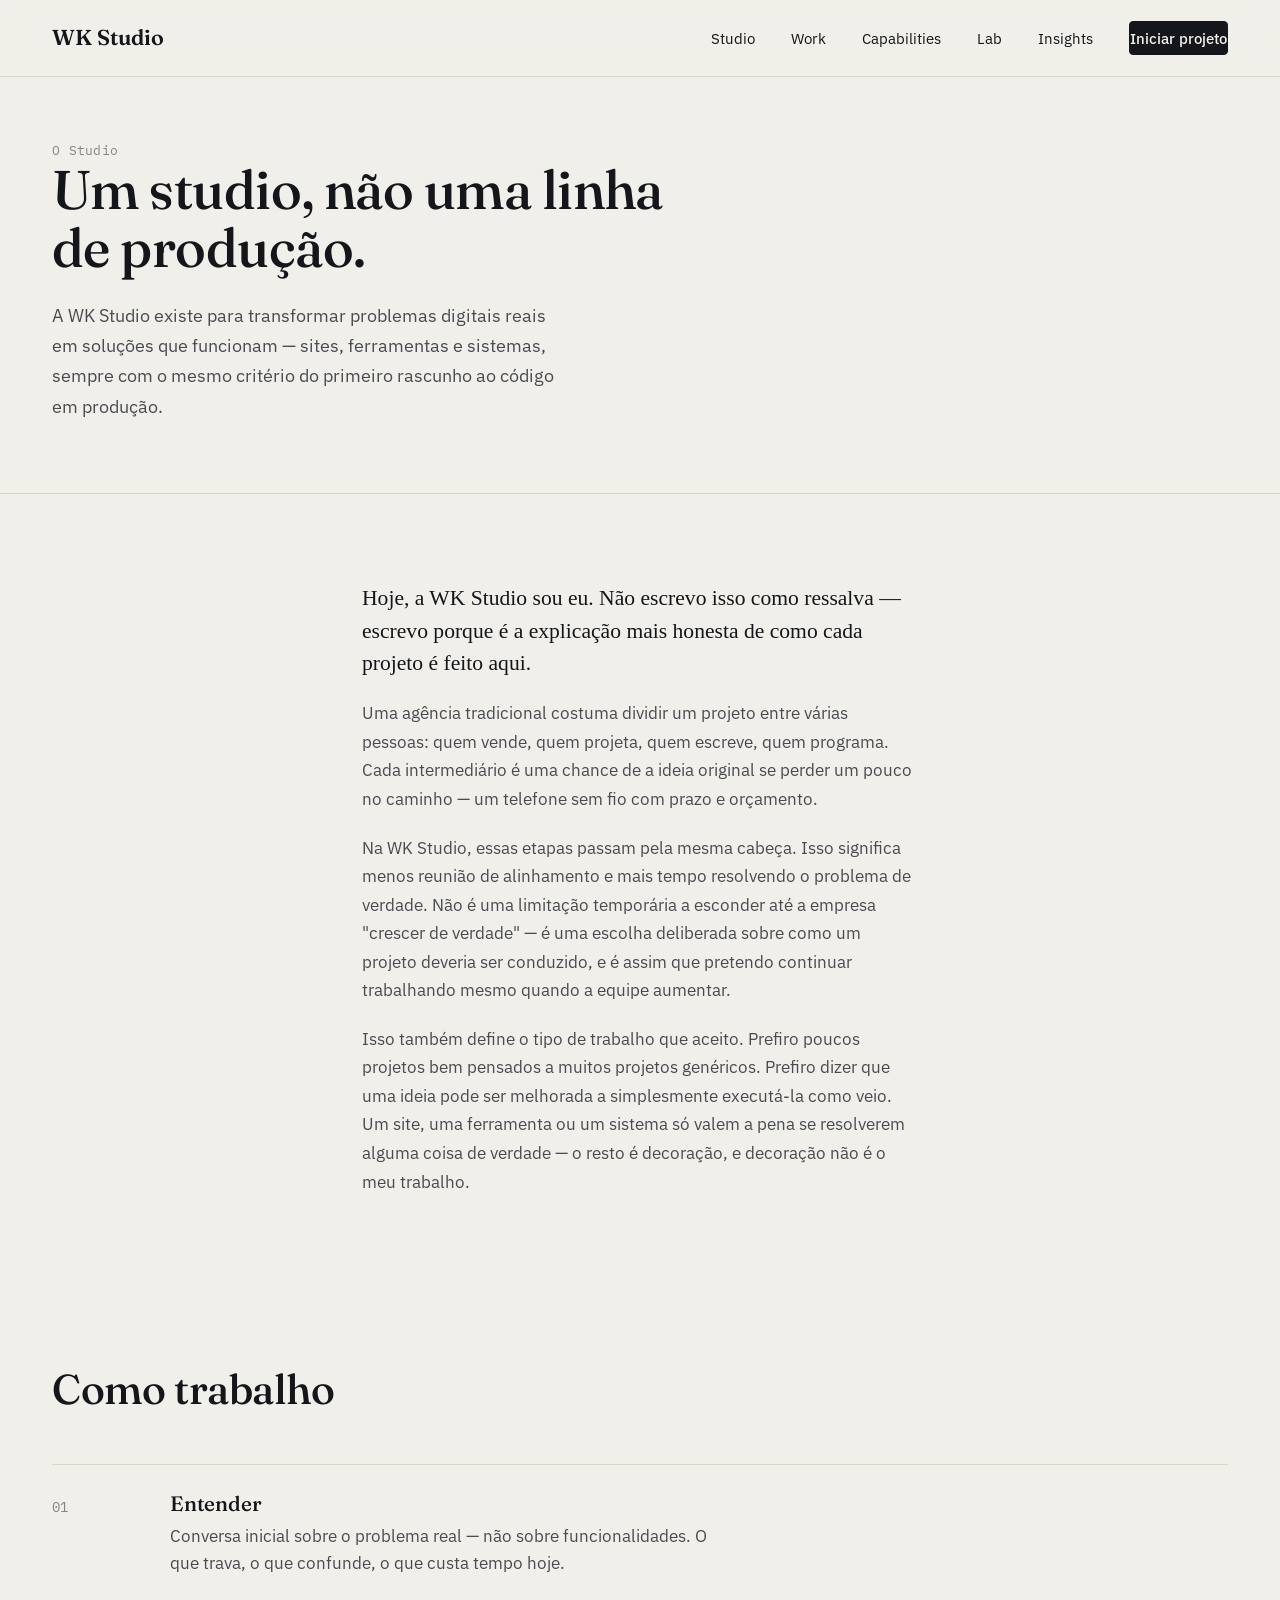
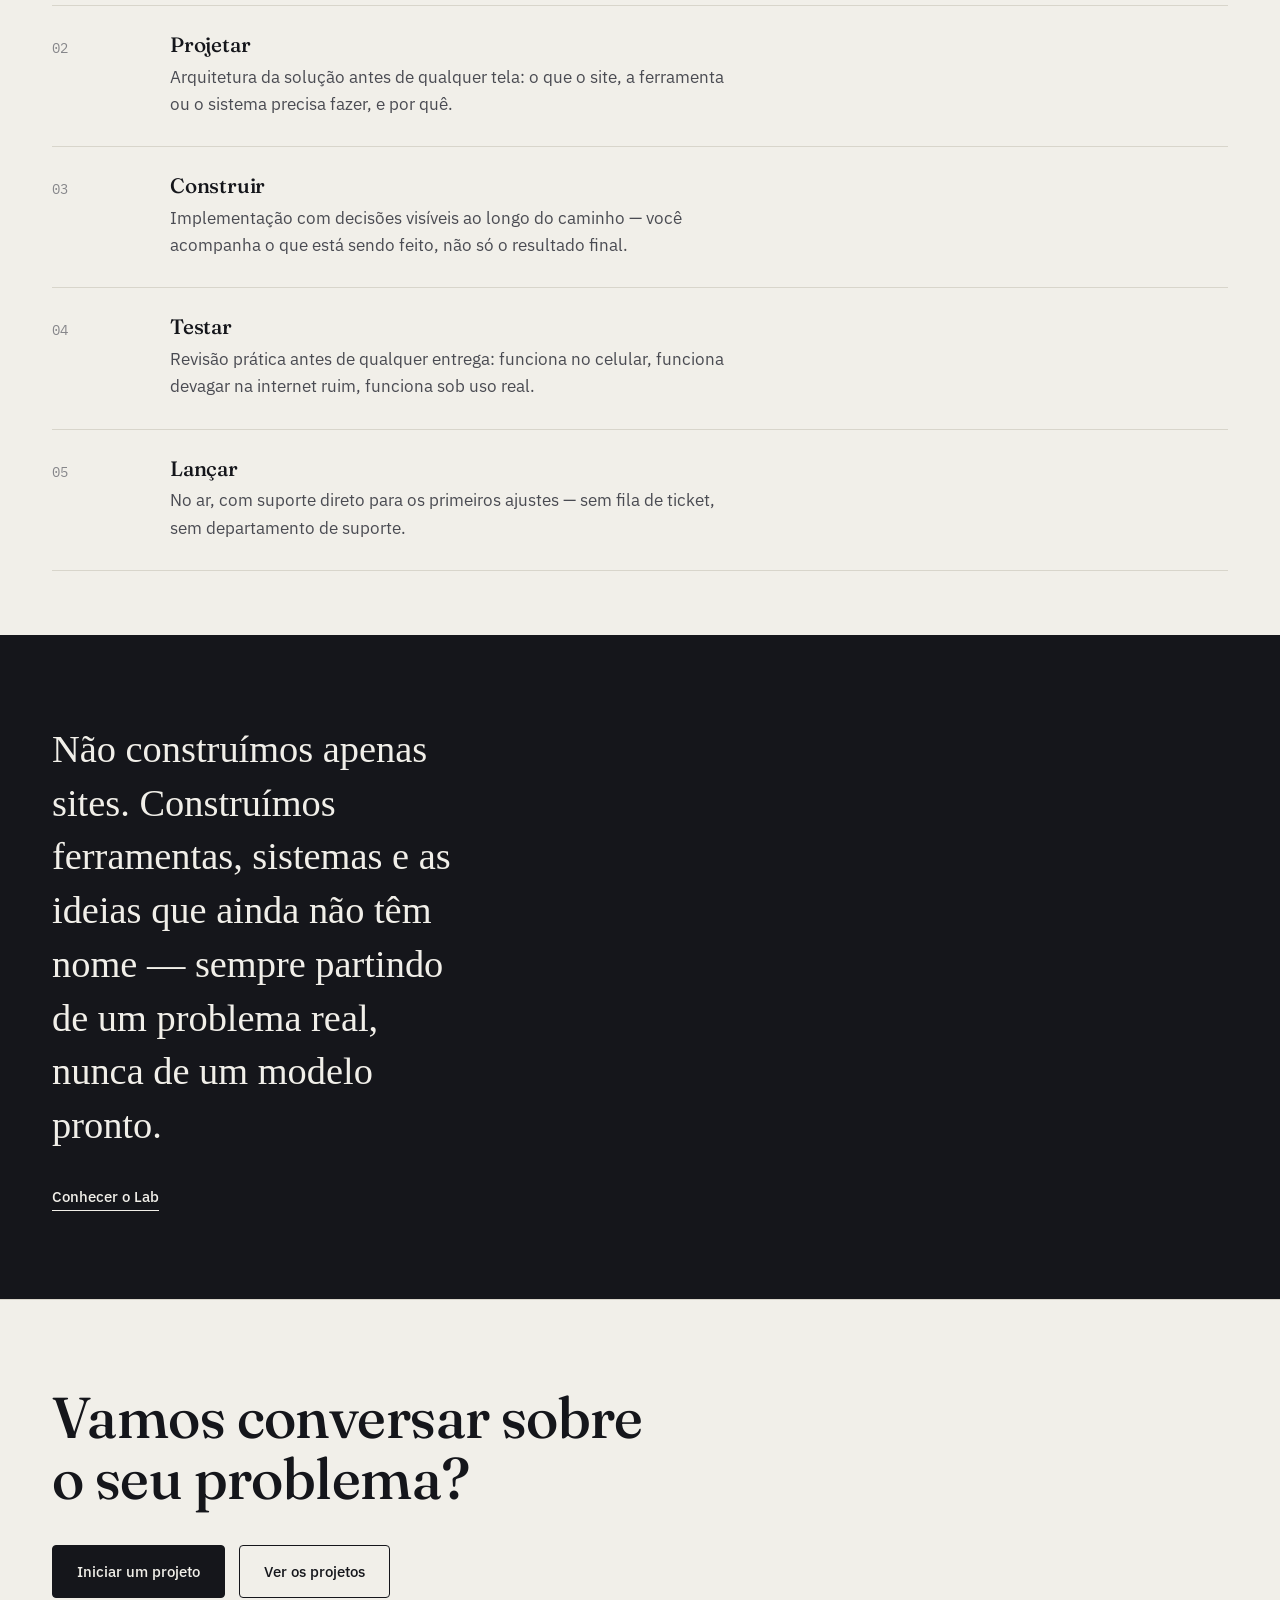
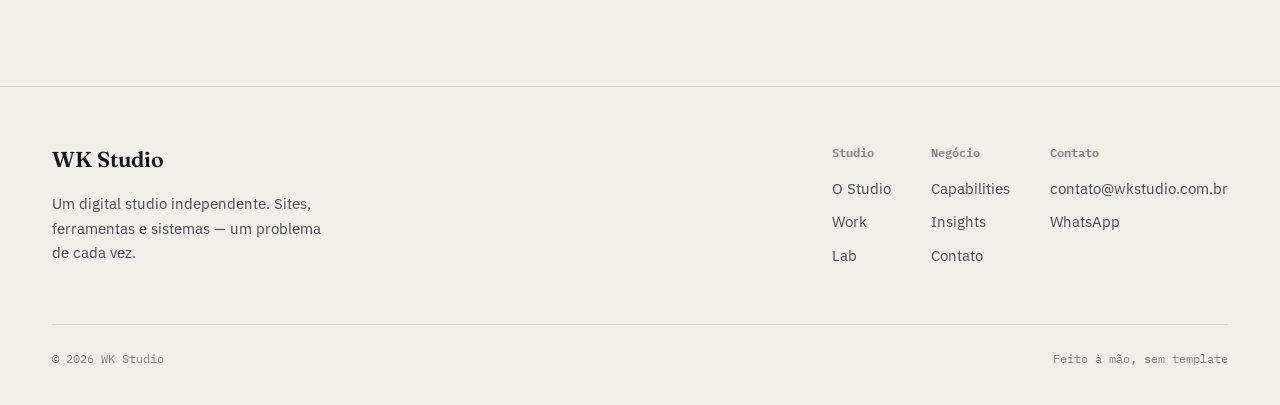
<file: studio.html>
<!DOCTYPE html>
<html lang="pt-BR">
<head>
<meta charset="UTF-8">
<meta name="viewport" content="width=device-width, initial-scale=1.0">
<title>O Studio — WK Studio</title>
<meta name="description" content="Quem é a WK Studio, como pensamos e por que trabalhamos como um studio, não como uma agência.">
<link rel="preconnect" href="https://fonts.googleapis.com">
<link rel="preconnect" href="https://fonts.gstatic.com" crossorigin>
<link href="https://fonts.googleapis.com/css2?family=Fraunces:ital,opsz,wght@0,9..144,400;0,9..144,500;0,9..144,600;1,9..144,500&family=IBM+Plex+Sans:wght@400;500;600&family=IBM+Plex+Mono:wght@400;500&display=swap" rel="stylesheet">
<link rel="stylesheet" href="style.css">
</head>
<body>

<header class="site-header">
  <div class="wrap">
    <a href="index.html" class="logo">WK Studio</a>
    <nav class="nav-links">
      <a href="studio.html">Studio</a>
      <a href="work.html">Work</a>
      <a href="capabilities.html">Capabilities</a>
      <a href="lab.html">Lab</a>
      <a href="insights.html">Insights</a>
      <a href="contact.html" class="btn btn-primary">Iniciar projeto</a>
    </nav>
    <button class="menu-toggle" aria-label="Abrir menu">Menu</button>
  </div>
</header>

<main>

  <section class="page-hero">
    <div class="wrap">
      <p class="eyebrow">O Studio</p>
      <h1>Um studio, não uma linha de produção.</h1>
      <p class="lede">A WK Studio existe para transformar problemas digitais reais em soluções que funcionam — sites, ferramentas e sistemas, sempre com o mesmo critério do primeiro rascunho ao código em produção.</p>
    </div>
  </section>

  <section>
    <div class="wrap prose">
      <p>Hoje, a WK Studio sou eu. Não escrevo isso como ressalva — escrevo porque é a explicação mais honesta de como cada projeto é feito aqui.</p>
      <p>Uma agência tradicional costuma dividir um projeto entre várias pessoas: quem vende, quem projeta, quem escreve, quem programa. Cada intermediário é uma chance de a ideia original se perder um pouco no caminho — um telefone sem fio com prazo e orçamento.</p>
      <p>Na WK Studio, essas etapas passam pela mesma cabeça. Isso significa menos reunião de alinhamento e mais tempo resolvendo o problema de verdade. Não é uma limitação temporária a esconder até a empresa "crescer de verdade" — é uma escolha deliberada sobre como um projeto deveria ser conduzido, e é assim que pretendo continuar trabalhando mesmo quando a equipe aumentar.</p>
      <p>Isso também define o tipo de trabalho que aceito. Prefiro poucos projetos bem pensados a muitos projetos genéricos. Prefiro dizer que uma ideia pode ser melhorada a simplesmente executá-la como veio. Um site, uma ferramenta ou um sistema só valem a pena se resolverem alguma coisa de verdade — o resto é decoração, e decoração não é o meu trabalho.</p>
    </div>
  </section>

  <section class="tight">
    <div class="wrap">
      <div class="section-head">
        <h2>Como trabalho</h2>
      </div>
      <div class="steps-list">
        <div class="step-row">
          <span class="step-num">01</span>
          <div><h3>Entender</h3><p>Conversa inicial sobre o problema real — não sobre funcionalidades. O que trava, o que confunde, o que custa tempo hoje.</p></div>
        </div>
        <div class="step-row">
          <span class="step-num">02</span>
          <div><h3>Projetar</h3><p>Arquitetura da solução antes de qualquer tela: o que o site, a ferramenta ou o sistema precisa fazer, e por quê.</p></div>
        </div>
        <div class="step-row">
          <span class="step-num">03</span>
          <div><h3>Construir</h3><p>Implementação com decisões visíveis ao longo do caminho — você acompanha o que está sendo feito, não só o resultado final.</p></div>
        </div>
        <div class="step-row">
          <span class="step-num">04</span>
          <div><h3>Testar</h3><p>Revisão prática antes de qualquer entrega: funciona no celular, funciona devagar na internet ruim, funciona sob uso real.</p></div>
        </div>
        <div class="step-row">
          <span class="step-num">05</span>
          <div><h3>Lançar</h3><p>No ar, com suporte direto para os primeiros ajustes — sem fila de ticket, sem departamento de suporte.</p></div>
        </div>
      </div>
    </div>
  </section>

  <section class="manifesto">
    <div class="wrap">
      <p>Não construímos apenas sites. Construímos ferramentas, sistemas e as ideias que ainda não têm nome — sempre partindo de um problema real, nunca de um modelo pronto.</p>
      <a href="lab.html" class="work-link">Conhecer o Lab</a>
    </div>
  </section>

  <section class="cta-final">
    <div class="wrap">
      <h2>Vamos conversar sobre o seu problema?</h2>
      <div class="actions">
        <a href="contact.html" class="btn btn-primary">Iniciar um projeto</a>
        <a href="work.html" class="btn btn-ghost">Ver os projetos</a>
      </div>
    </div>
  </section>

</main>

<footer>
  <div class="wrap">
    <div class="footer-top">
      <div>
        <p class="logo" style="margin-bottom:14px;">WK Studio</p>
        <p style="color:var(--ink-soft); max-width:32ch; font-size:0.95rem;">Um digital studio independente. Sites, ferramentas e sistemas — um problema de cada vez.</p>
      </div>
      <div class="footer-nav">
        <div class="footer-col">
          <h4>Studio</h4>
          <a href="studio.html">O Studio</a>
          <a href="work.html">Work</a>
          <a href="lab.html">Lab</a>
        </div>
        <div class="footer-col">
          <h4>Negócio</h4>
          <a href="capabilities.html">Capabilities</a>
          <a href="insights.html">Insights</a>
          <a href="contact.html">Contato</a>
        </div>
        <div class="footer-col">
          <h4>Contato</h4>
          <span>contato@wkstudio.com.br</span>
          <a href="#">WhatsApp</a>
        </div>
      </div>
    </div>
    <div class="rule"></div>
    <div class="footer-bottom" style="margin-top:24px;">
      <span>© 2026 WK Studio</span>
      <span>Feito à mão, sem template</span>
    </div>
  </div>
</footer>

<script src="script.js"></script>
</body>
</html>
</file>
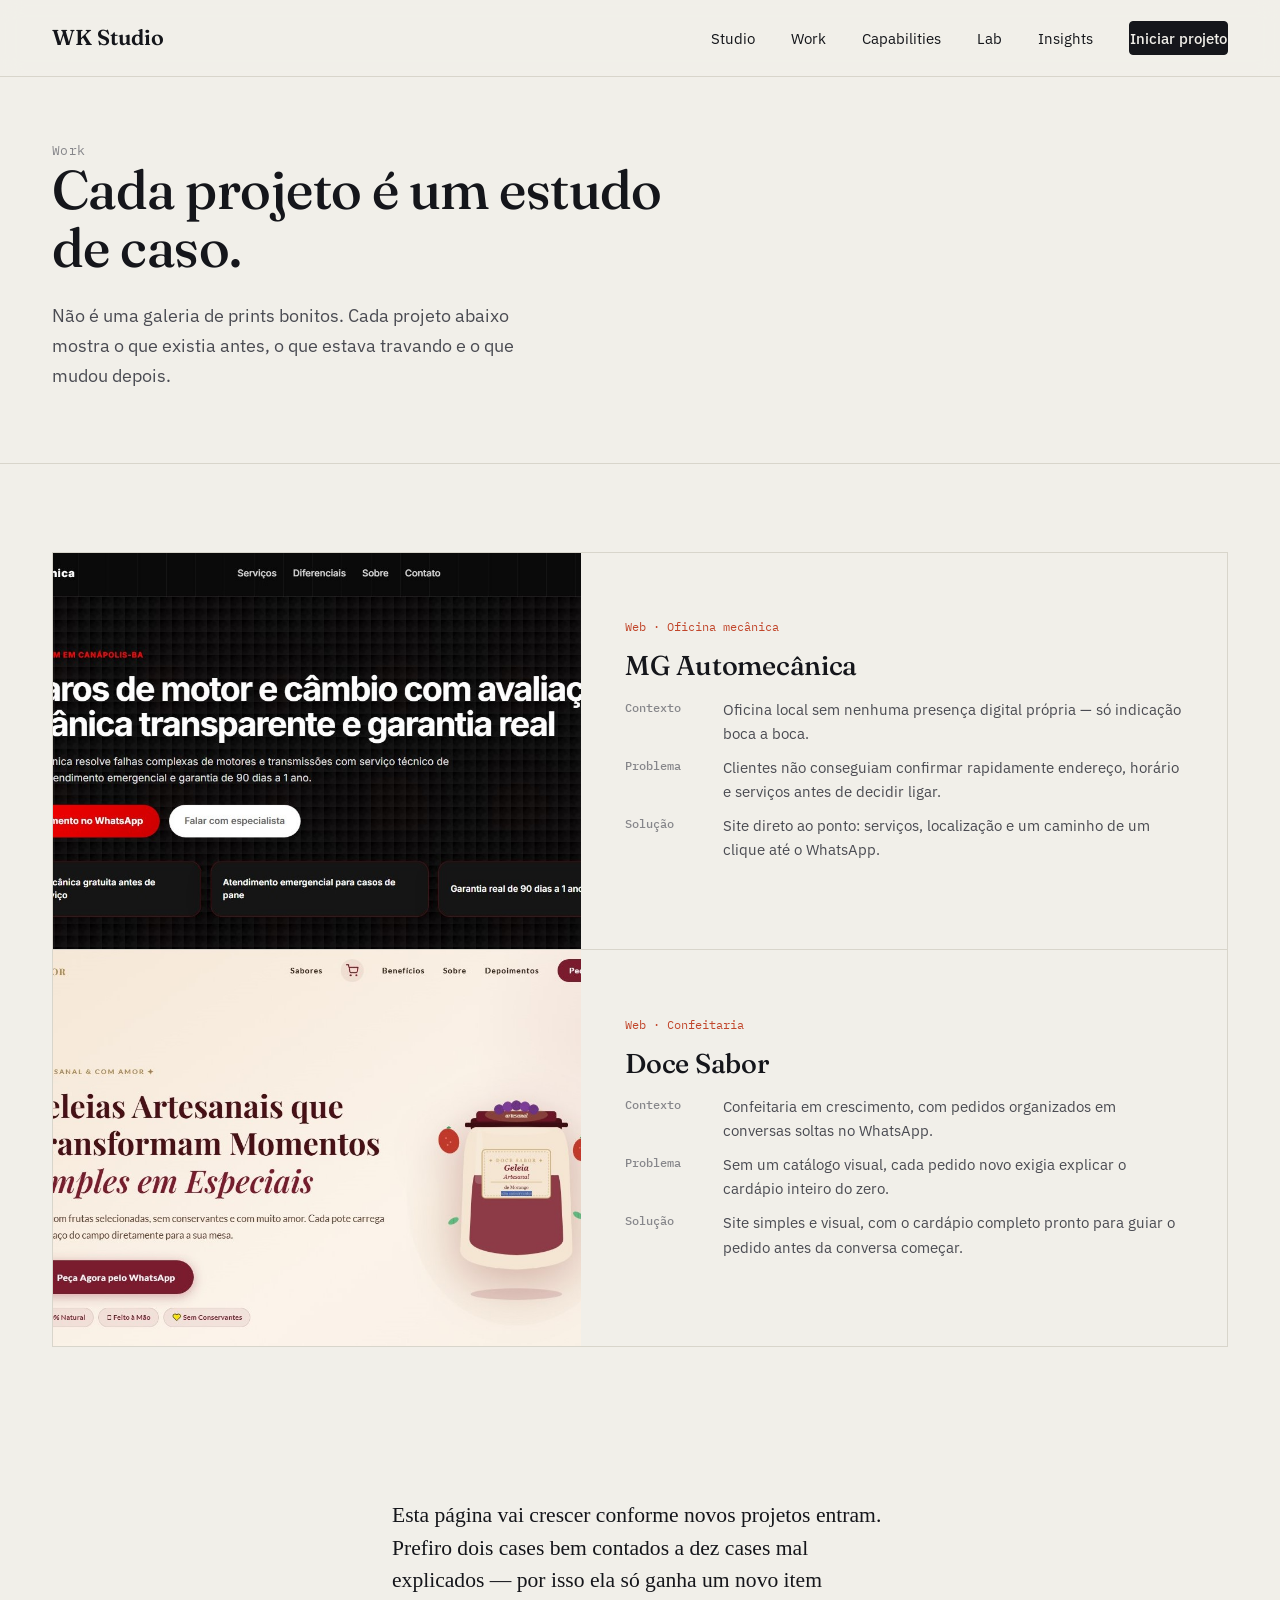
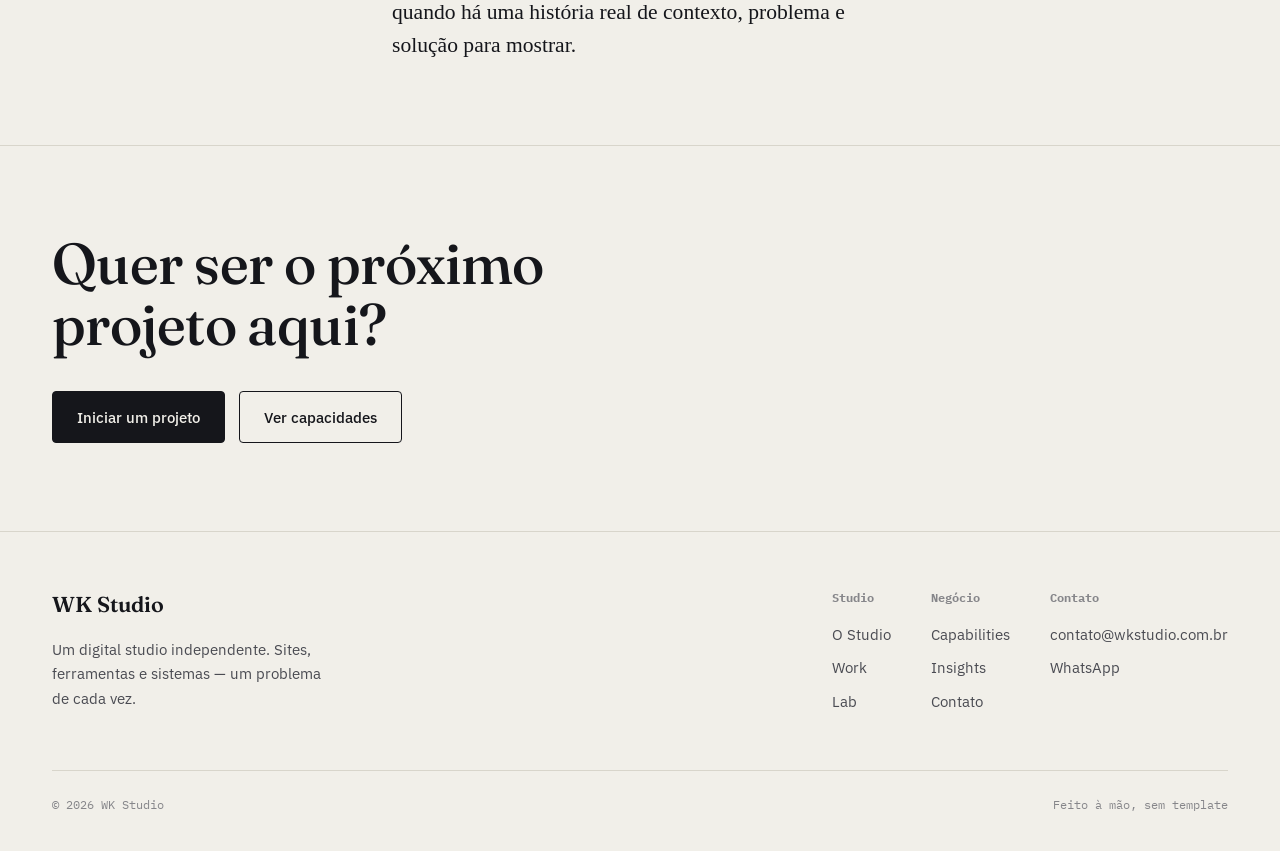
<file: work.html>
<!DOCTYPE html>
<html lang="pt-BR">
<head>
<meta charset="UTF-8">
<meta name="viewport" content="width=device-width, initial-scale=1.0">
<title>Work — WK Studio</title>
<meta name="description" content="Projetos desenvolvidos pela WK Studio: contexto, problema e solução de cada um.">
<link rel="preconnect" href="https://fonts.googleapis.com">
<link rel="preconnect" href="https://fonts.gstatic.com" crossorigin>
<link href="https://fonts.googleapis.com/css2?family=Fraunces:ital,opsz,wght@0,9..144,400;0,9..144,500;0,9..144,600;1,9..144,500&family=IBM+Plex+Sans:wght@400;500;600&family=IBM+Plex+Mono:wght@400;500&display=swap" rel="stylesheet">
<link rel="stylesheet" href="style.css">
</head>
<body>

<header class="site-header">
  <div class="wrap">
    <a href="index.html" class="logo">WK Studio</a>
    <nav class="nav-links">
      <a href="studio.html">Studio</a>
      <a href="work.html">Work</a>
      <a href="capabilities.html">Capabilities</a>
      <a href="lab.html">Lab</a>
      <a href="insights.html">Insights</a>
      <a href="contact.html" class="btn btn-primary">Iniciar projeto</a>
    </nav>
    <button class="menu-toggle" aria-label="Abrir menu">Menu</button>
  </div>
</header>

<main>

  <section class="page-hero">
    <div class="wrap">
      <p class="eyebrow">Work</p>
      <h1>Cada projeto é um estudo de caso.</h1>
      <p class="lede">Não é uma galeria de prints bonitos. Cada projeto abaixo mostra o que existia antes, o que estava travando e o que mudou depois.</p>
    </div>
  </section>

  <section>
    <div class="wrap">
      <div class="work-list">
        <article class="work-card">
          <figure><img src="assets/mg-automecanica-card.jpg" alt="Site desenvolvido para a MG Automecânica"></figure>
          <div class="work-body">
            <p class="work-tag">Web · Oficina mecânica</p>
            <h3>MG Automecânica</h3>
            <div class="work-steps">
              <div><b>Contexto</b><span>Oficina local sem nenhuma presença digital própria — só indicação boca a boca.</span></div>
              <div><b>Problema</b><span>Clientes não conseguiam confirmar rapidamente endereço, horário e serviços antes de decidir ligar.</span></div>
              <div><b>Solução</b><span>Site direto ao ponto: serviços, localização e um caminho de um clique até o WhatsApp.</span></div>
            </div>
          </div>
        </article>

        <article class="work-card">
          <figure><img src="assets/doce-sabor-card.jpg" alt="Site desenvolvido para a Doce Sabor"></figure>
          <div class="work-body">
            <p class="work-tag">Web · Confeitaria</p>
            <h3>Doce Sabor</h3>
            <div class="work-steps">
              <div><b>Contexto</b><span>Confeitaria em crescimento, com pedidos organizados em conversas soltas no WhatsApp.</span></div>
              <div><b>Problema</b><span>Sem um catálogo visual, cada pedido novo exigia explicar o cardápio inteiro do zero.</span></div>
              <div><b>Solução</b><span>Site simples e visual, com o cardápio completo pronto para guiar o pedido antes da conversa começar.</span></div>
            </div>
          </div>
        </article>
      </div>
    </div>
  </section>

  <section class="tight">
    <div class="wrap prose" style="max-width:56ch;">
      <p>Esta página vai crescer conforme novos projetos entram. Prefiro dois cases bem contados a dez cases mal explicados — por isso ela só ganha um novo item quando há uma história real de contexto, problema e solução para mostrar.</p>
    </div>
  </section>

  <section class="cta-final">
    <div class="wrap">
      <h2>Quer ser o próximo projeto aqui?</h2>
      <div class="actions">
        <a href="contact.html" class="btn btn-primary">Iniciar um projeto</a>
        <a href="capabilities.html" class="btn btn-ghost">Ver capacidades</a>
      </div>
    </div>
  </section>

</main>

<footer>
  <div class="wrap">
    <div class="footer-top">
      <div>
        <p class="logo" style="margin-bottom:14px;">WK Studio</p>
        <p style="color:var(--ink-soft); max-width:32ch; font-size:0.95rem;">Um digital studio independente. Sites, ferramentas e sistemas — um problema de cada vez.</p>
      </div>
      <div class="footer-nav">
        <div class="footer-col">
          <h4>Studio</h4>
          <a href="studio.html">O Studio</a>
          <a href="work.html">Work</a>
          <a href="lab.html">Lab</a>
        </div>
        <div class="footer-col">
          <h4>Negócio</h4>
          <a href="capabilities.html">Capabilities</a>
          <a href="insights.html">Insights</a>
          <a href="contact.html">Contato</a>
        </div>
        <div class="footer-col">
          <h4>Contato</h4>
          <span>contato@wkstudio.com.br</span>
          <a href="#">WhatsApp</a>
        </div>
      </div>
    </div>
    <div class="rule"></div>
    <div class="footer-bottom" style="margin-top:24px;">
      <span>© 2026 WK Studio</span>
      <span>Feito à mão, sem template</span>
    </div>
  </div>
</footer>

<script src="script.js"></script>
</body>
</html>
</file>
<file: style.css>
/* ==========================================================
   WK STUDIO — Design System v3
   Papel + tinta + cobalto. Editorial + técnico.
   ========================================================== */

@font-face {
  font-family: "Fraunces";
  src: local("Fraunces");
}

*, *::before, *::after { box-sizing: border-box; margin: 0; padding: 0; }

:root {
  /* Cor */
  --paper: #F1EFE9;
  --paper-deep: #E8E5DC;
  --ink: #15161B;
  --ink-soft: #4A4B52;
  --ink-faint: #86868A;
  --line: #D8D5CB;
  --accent: #2F4BFF;
  --accent-ink: #16266B;
  --warm: #C1452A;
  --surface: #FFFFFF;

  /* Tipografia */
  --f-display: "Fraunces", "Iowan Old Style", Georgia, serif;
  --f-body: "IBM Plex Sans", -apple-system, sans-serif;
  --f-mono: "IBM Plex Mono", ui-monospace, monospace;

  /* Layout */
  --container: 1240px;
  --gutter: 32px;
  --radius: 4px;
  --ease: cubic-bezier(0.16, 1, 0.3, 1);
}

html { scroll-behavior: smooth; }

body {
  background: var(--paper);
  color: var(--ink);
  font-family: var(--f-body);
  font-size: 17px;
  line-height: 1.6;
  -webkit-font-smoothing: antialiased;
  overflow-x: hidden;
}

img { max-width: 100%; display: block; }
a { color: inherit; text-decoration: none; }
ul { list-style: none; }
button { font: inherit; background: none; border: none; cursor: pointer; color: inherit; }

::selection { background: var(--accent); color: var(--paper); }

:focus-visible {
  outline: 2px solid var(--accent);
  outline-offset: 3px;
}

@media (prefers-reduced-motion: reduce) {
  *, *::before, *::after {
    animation-duration: 0.01ms !important;
    animation-iteration-count: 1 !important;
    transition-duration: 0.01ms !important;
    scroll-behavior: auto !important;
  }
}

/* ---------- Layout primitives ---------- */

.wrap {
  max-width: var(--container);
  margin: 0 auto;
  padding: 0 var(--gutter);
}

.rule {
  height: 1px;
  background: var(--line);
  width: 100%;
}

.grid-2 {
  display: grid;
  grid-template-columns: 1.1fr 1fr;
  gap: 64px;
}

/* ---------- Type ---------- */

h1, h2, h3 {
  font-family: var(--f-display);
  font-weight: 500;
  letter-spacing: -0.01em;
  line-height: 1.05;
}

.eyebrow {
  font-family: var(--f-mono);
  font-size: 0.8rem;
  letter-spacing: 0.02em;
  color: var(--ink-faint);
}

.lede {
  font-size: 1.15rem;
  color: var(--ink-soft);
  max-width: 46ch;
  line-height: 1.65;
}

/* ---------- Header ---------- */

.site-header {
  position: sticky;
  top: 0;
  z-index: 50;
  background: rgba(241, 239, 233, 0.88);
  backdrop-filter: blur(10px);
  border-bottom: 1px solid var(--line);
}

.site-header .wrap {
  display: flex;
  align-items: center;
  justify-content: space-between;
  height: 76px;
}

.logo {
  font-family: var(--f-display);
  font-size: 1.35rem;
  font-weight: 600;
}

.nav-links {
  display: flex;
  align-items: center;
  gap: 36px;
  font-size: 0.95rem;
}

.nav-links a {
  position: relative;
  padding: 4px 0;
}

.nav-links a:not(.btn)::after {
  content: "";
  position: absolute;
  left: 0; bottom: -2px;
  width: 100%; height: 1px;
  background: var(--ink);
  transform: scaleX(0);
  transform-origin: right;
  transition: transform 0.3s var(--ease);
}

.nav-links a:not(.btn):hover::after {
  transform: scaleX(1);
  transform-origin: left;
}

.menu-toggle {
  display: none;
  font-family: var(--f-mono);
  font-size: 0.9rem;
}

/* ---------- Buttons ---------- */

.btn {
  display: inline-flex;
  align-items: center;
  gap: 8px;
  padding: 13px 24px;
  border-radius: var(--radius);
  font-size: 0.95rem;
  font-weight: 500;
  border: 1px solid var(--ink);
  transition: background 0.25s var(--ease), color 0.25s var(--ease), border-color 0.25s var(--ease);
}

.btn-primary {
  background: var(--ink);
  color: var(--paper);
}
.btn-primary:hover { background: var(--accent); border-color: var(--accent); }

.btn-ghost {
  background: transparent;
  color: var(--ink);
}
.btn-ghost:hover { background: var(--ink); color: var(--paper); }

/* ---------- Hero ---------- */

.hero {
  padding: 84px 0 96px;
}

.hero .eyebrow { margin-bottom: 28px; }

.hero h1 {
  font-size: clamp(2.6rem, 6vw, 4.6rem);
  max-width: 15ch;
}

.hero h1 .reveal-line {
  display: block;
  overflow: hidden;
}

.hero h1 .reveal-line span {
  display: block;
  transform: translateY(110%);
  animation: rise 0.9s var(--ease) forwards;
}

.hero h1 .reveal-line:nth-child(1) span { animation-delay: 0.05s; }
.hero h1 .reveal-line:nth-child(2) span { animation-delay: 0.16s; }

@keyframes rise {
  to { transform: translateY(0); }
}

.hero-foot {
  display: flex;
  justify-content: space-between;
  align-items: flex-end;
  gap: 48px;
  margin-top: 56px;
  padding-top: 40px;
  border-top: 1px solid var(--line);
}

.hero-foot .actions {
  display: flex;
  gap: 14px;
  flex-shrink: 0;
}

/* ---------- Section shell ---------- */

section { padding: 88px 0; }
section.tight { padding: 64px 0; }

.section-head {
  display: flex;
  justify-content: space-between;
  align-items: flex-end;
  gap: 40px;
  margin-bottom: 52px;
}

.section-head h2 {
  font-size: clamp(1.9rem, 3.4vw, 2.6rem);
  max-width: 20ch;
}

/* ---------- Intro (o que é) ---------- */

.intro { border-top: 1px solid var(--line); }

.intro p {
  font-family: var(--f-display);
  font-size: clamp(1.5rem, 2.6vw, 2.1rem);
  font-weight: 400;
  line-height: 1.35;
  color: var(--ink);
}

.intro p + p { margin-top: 20px; color: var(--ink-soft); font-size: clamp(1.1rem, 1.6vw, 1.3rem); }

/* ---------- Work cards ---------- */

.work-list {
  display: flex;
  flex-direction: column;
  gap: 1px;
  background: var(--line);
  border: 1px solid var(--line);
}

.work-card {
  background: var(--paper);
  display: grid;
  grid-template-columns: 0.9fr 1.1fr;
  gap: 0;
  align-items: stretch;
}

.work-card figure {
  overflow: hidden;
  aspect-ratio: 4/3;
}

.work-card img {
  width: 100%; height: 100%;
  object-fit: cover;
  transition: transform 0.6s var(--ease);
}

.work-card:hover img { transform: scale(1.035); }

.work-body {
  padding: 40px 44px;
  display: flex;
  flex-direction: column;
  justify-content: center;
}

.work-tag {
  font-family: var(--f-mono);
  font-size: 0.78rem;
  color: var(--warm);
  margin-bottom: 14px;
}

.work-body h3 {
  font-size: 1.7rem;
  margin-bottom: 18px;
}

.work-steps {
  display: flex;
  flex-direction: column;
  gap: 10px;
  margin-bottom: 22px;
}

.work-steps div {
  display: grid;
  grid-template-columns: 84px 1fr;
  gap: 14px;
  font-size: 0.94rem;
  color: var(--ink-soft);
}

.work-steps b {
  font-family: var(--f-mono);
  font-size: 0.76rem;
  color: var(--ink-faint);
  font-weight: 500;
  text-transform: none;
}

.work-link {
  font-size: 0.92rem;
  font-weight: 500;
  border-bottom: 1px solid var(--ink);
  align-self: flex-start;
  padding-bottom: 2px;
}

/* ---------- Capabilities ---------- */

.cap-grid {
  display: grid;
  grid-template-columns: repeat(3, 1fr);
  gap: 1px;
  background: var(--line);
  border: 1px solid var(--line);
}

.cap-card {
  background: var(--paper);
  padding: 40px 34px;
  min-height: 260px;
  display: flex;
  flex-direction: column;
  justify-content: space-between;
  transition: background 0.3s var(--ease);
}

.cap-card:hover { background: var(--surface); }

.cap-num {
  font-family: var(--f-mono);
  font-size: 0.8rem;
  color: var(--ink-faint);
}

.cap-card h3 {
  font-size: 1.5rem;
  margin: 26px 0 12px;
}

.cap-card p {
  color: var(--ink-soft);
  font-size: 0.96rem;
  line-height: 1.55;
}

/* ---------- Manifesto strip ---------- */

.manifesto {
  background: var(--ink);
  color: var(--paper);
}

.manifesto p {
  font-family: var(--f-display);
  font-size: clamp(1.6rem, 3.2vw, 2.4rem);
  line-height: 1.4;
  max-width: 22ch;
  font-weight: 400;
}

.manifesto .work-link {
  color: var(--paper);
  border-bottom-color: var(--paper);
  margin-top: 32px;
  display: inline-block;
}

/* ---------- Lab teaser ---------- */

.lab {
  display: grid;
  grid-template-columns: 1fr 1fr;
  gap: 64px;
  align-items: center;
}

.lab-visual {
  aspect-ratio: 1.1/1;
  border: 1px solid var(--line);
  position: relative;
  overflow: hidden;
  background:
    linear-gradient(var(--line) 1px, transparent 1px) 0 0 / 100% 24px,
    linear-gradient(90deg, var(--line) 1px, transparent 1px) 0 0 / 24px 100%;
}

.lab-visual::after {
  content: "";
  position: absolute;
  inset: 0;
  background: radial-gradient(circle at 70% 30%, rgba(47,75,255,0.14), transparent 60%);
}

.lab-tag {
  font-family: var(--f-mono);
  font-size: 0.78rem;
  color: var(--warm);
  margin-bottom: 18px;
}

.lab h2 { font-size: clamp(1.9rem, 3.4vw, 2.5rem); margin-bottom: 20px; }
.lab p { color: var(--ink-soft); margin-bottom: 28px; max-width: 42ch; }

/* ---------- CTA final ---------- */

.cta-final {
  text-align: left;
  border-top: 1px solid var(--line);
}

.cta-final h2 {
  font-size: clamp(2.2rem, 5vw, 3.6rem);
  max-width: 16ch;
  margin-bottom: 36px;
}

.cta-final .actions { display: flex; gap: 14px; }

/* ---------- Footer ---------- */

footer {
  border-top: 1px solid var(--line);
  padding: 56px 0 36px;
}

.footer-top {
  display: flex;
  justify-content: space-between;
  align-items: flex-start;
  gap: 40px;
  margin-bottom: 48px;
}

.footer-nav {
  display: flex;
  gap: 40px;
  flex-wrap: wrap;
}

.footer-col h4 {
  font-family: var(--f-mono);
  font-size: 0.76rem;
  color: var(--ink-faint);
  margin-bottom: 14px;
}

.footer-col a, .footer-col span {
  display: block;
  font-size: 0.95rem;
  margin-bottom: 9px;
  color: var(--ink-soft);
}

.footer-col a:hover { color: var(--ink); }

.footer-bottom {
  display: flex;
  justify-content: space-between;
  align-items: center;
  font-family: var(--f-mono);
  font-size: 0.78rem;
  color: var(--ink-faint);
}

/* ---------- Responsive ---------- */

@media (max-width: 860px) {
  .grid-2, .lab, .work-card { grid-template-columns: 1fr; }
  .work-card figure { aspect-ratio: 16/9; }
  .cap-grid { grid-template-columns: 1fr; }
  .hero-foot { flex-direction: column; align-items: flex-start; gap: 24px; }
  .section-head { flex-direction: column; align-items: flex-start; gap: 16px; }

  .nav-links {
    display: none;
    position: absolute;
    top: 76px; left: 0; right: 0;
    background: var(--paper);
    border-bottom: 1px solid var(--line);
    flex-direction: column;
    align-items: flex-start;
    gap: 0;
    padding: 8px var(--gutter) 20px;
  }
  .nav-links a { width: 100%; padding: 14px 0; border-bottom: 1px solid var(--line); }
  .nav-links a.btn { margin-top: 12px; border: 1px solid var(--ink); text-align: center; justify-content: center; }
  .nav-links.is-open { display: flex; }
  .menu-toggle { display: block; }

  section { padding: 64px 0; }
  .footer-top { flex-direction: column; gap: 32px; }
}

/* ==========================================================
   Páginas internas — extensões do design system
   ========================================================== */

/* Hero secundário (páginas internas) */
.page-hero { padding: 64px 0 72px; border-bottom: 1px solid var(--line); }
.page-hero h1 { font-size: clamp(2.2rem, 5vw, 3.4rem); max-width: 18ch; }
.page-hero .lede { margin-top: 24px; }

/* Sequência numerada (processo) — só usada quando o conteúdo é mesmo sequencial */
.steps-list { display: flex; flex-direction: column; }
.step-row {
  display: grid;
  grid-template-columns: 90px 1fr;
  gap: 28px;
  padding: 28px 0;
  border-top: 1px solid var(--line);
}
.step-row:last-child { border-bottom: 1px solid var(--line); }
.step-row .step-num { font-family: var(--f-mono); font-size: 0.85rem; color: var(--ink-faint); padding-top: 4px; }
.step-row h3 { font-size: 1.3rem; margin-bottom: 8px; font-weight: 500; }
.step-row p { color: var(--ink-soft); max-width: 56ch; }

/* Parágrafos editoriais longos (Studio / Insights) */
.prose { max-width: 62ch; }
.prose p { margin-bottom: 20px; color: var(--ink-soft); font-size: 1.05rem; line-height: 1.7; }
.prose p:first-of-type { font-family: var(--f-display); font-size: 1.35rem; color: var(--ink); line-height: 1.5; }

/* Capabilities — versão expandida */
.cap-detail { border-top: 1px solid var(--line); padding: 44px 0; display: grid; grid-template-columns: 220px 1fr; gap: 40px; }
.cap-detail:last-child { border-bottom: 1px solid var(--line); }
.cap-detail .cap-num { font-family: var(--f-mono); font-size: 0.85rem; color: var(--warm); }
.cap-detail h3 { font-size: 1.7rem; margin-bottom: 14px; }
.cap-detail p { color: var(--ink-soft); max-width: 56ch; margin-bottom: 16px; }
.cap-detail ul { display: flex; flex-wrap: wrap; gap: 10px; }
.cap-detail li { font-family: var(--f-mono); font-size: 0.8rem; color: var(--ink-soft); border: 1px solid var(--line); padding: 6px 12px; border-radius: var(--radius); }

/* Lab — itens de experimento */
.lab-item { border-top: 1px solid var(--line); padding: 32px 0; display: flex; justify-content: space-between; align-items: flex-start; gap: 32px; }
.lab-item:last-child { border-bottom: 1px solid var(--line); }
.lab-item h3 { font-size: 1.4rem; margin-bottom: 8px; }
.lab-item p { color: var(--ink-soft); max-width: 50ch; }
.status-tag { font-family: var(--f-mono); font-size: 0.75rem; padding: 5px 10px; border: 1px solid var(--line); border-radius: var(--radius); white-space: nowrap; color: var(--ink-faint); flex-shrink: 0; }
.status-building { color: var(--warm); border-color: var(--warm); }

/* Insights — artigos */
.article { border-top: 1px solid var(--line); padding: 44px 0; }
.article:last-child { border-bottom: 1px solid var(--line); }
.article-meta { font-family: var(--f-mono); font-size: 0.78rem; color: var(--ink-faint); margin-bottom: 14px; }
.article h2 { font-size: 1.6rem; margin-bottom: 16px; max-width: 26ch; }
.article .prose p:first-of-type { font-size: 1.1rem; }

/* Contact — intenção */
.intent-grid { display: grid; grid-template-columns: repeat(2, 1fr); gap: 1px; background: var(--line); border: 1px solid var(--line); margin-bottom: 56px; }
.intent-card { background: var(--paper); padding: 26px 28px; cursor: pointer; transition: background 0.2s var(--ease); position: relative; }
.intent-card:hover { background: var(--surface); }
.intent-card input { position: absolute; opacity: 0; }
.intent-card span { font-size: 1.02rem; font-weight: 500; }
.intent-card.is-checked { background: var(--ink); color: var(--paper); }

.form-field { margin-bottom: 24px; }
.form-field label { display: block; font-family: var(--f-mono); font-size: 0.78rem; color: var(--ink-faint); margin-bottom: 8px; }
.form-field input, .form-field textarea {
  width: 100%; font: inherit; font-size: 1rem; padding: 14px 0;
  background: transparent; border: none; border-bottom: 1px solid var(--line);
  color: var(--ink); resize: vertical;
}
.form-field input:focus, .form-field textarea:focus { outline: none; border-color: var(--ink); }
.contact-direct { display: flex; gap: 40px; margin-top: 56px; padding-top: 40px; border-top: 1px solid var(--line); }
.contact-direct div h4 { font-family: var(--f-mono); font-size: 0.76rem; color: var(--ink-faint); margin-bottom: 8px; }
.contact-direct div a, .contact-direct div span { font-size: 1.02rem; }

@media (max-width: 860px) {
  .cap-detail { grid-template-columns: 1fr; }
  .intent-grid { grid-template-columns: 1fr; }
  .lab-item { flex-direction: column; }
  .contact-direct { flex-direction: column; gap: 24px; }
}
</file>
